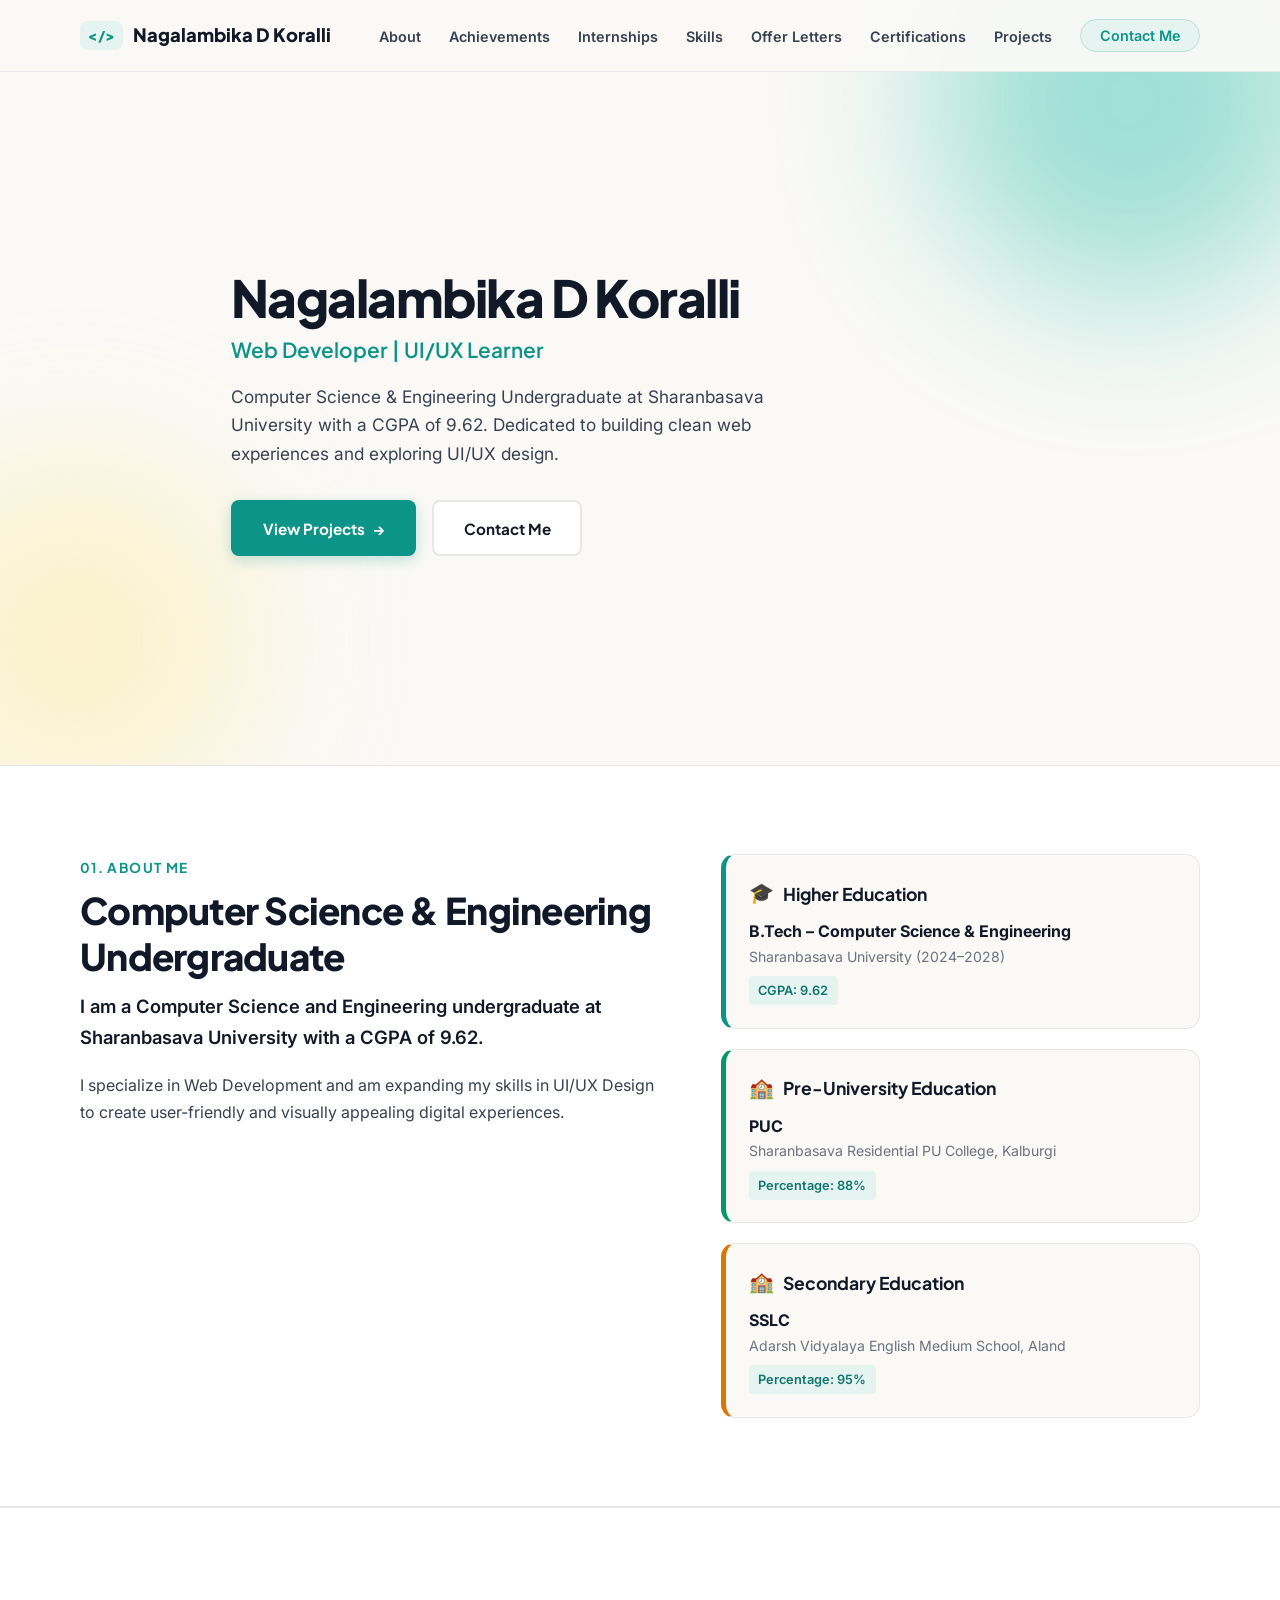
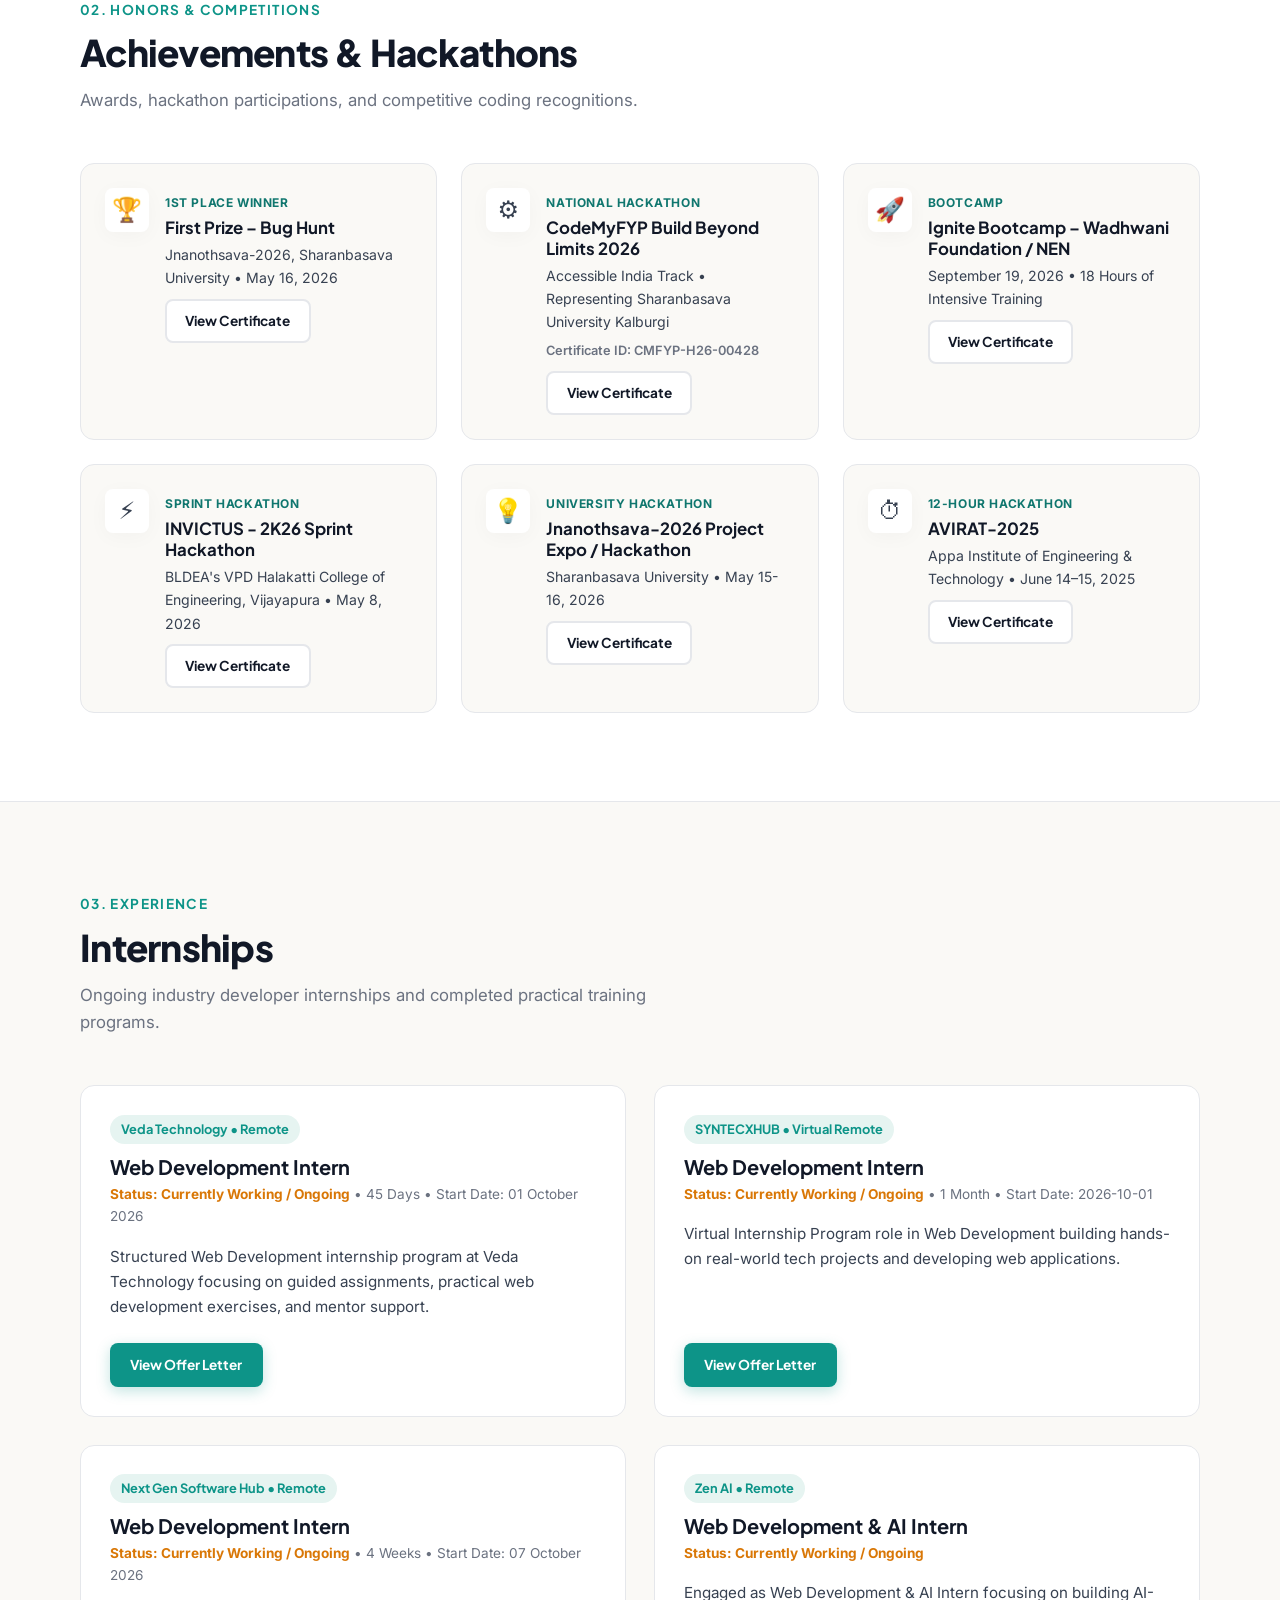
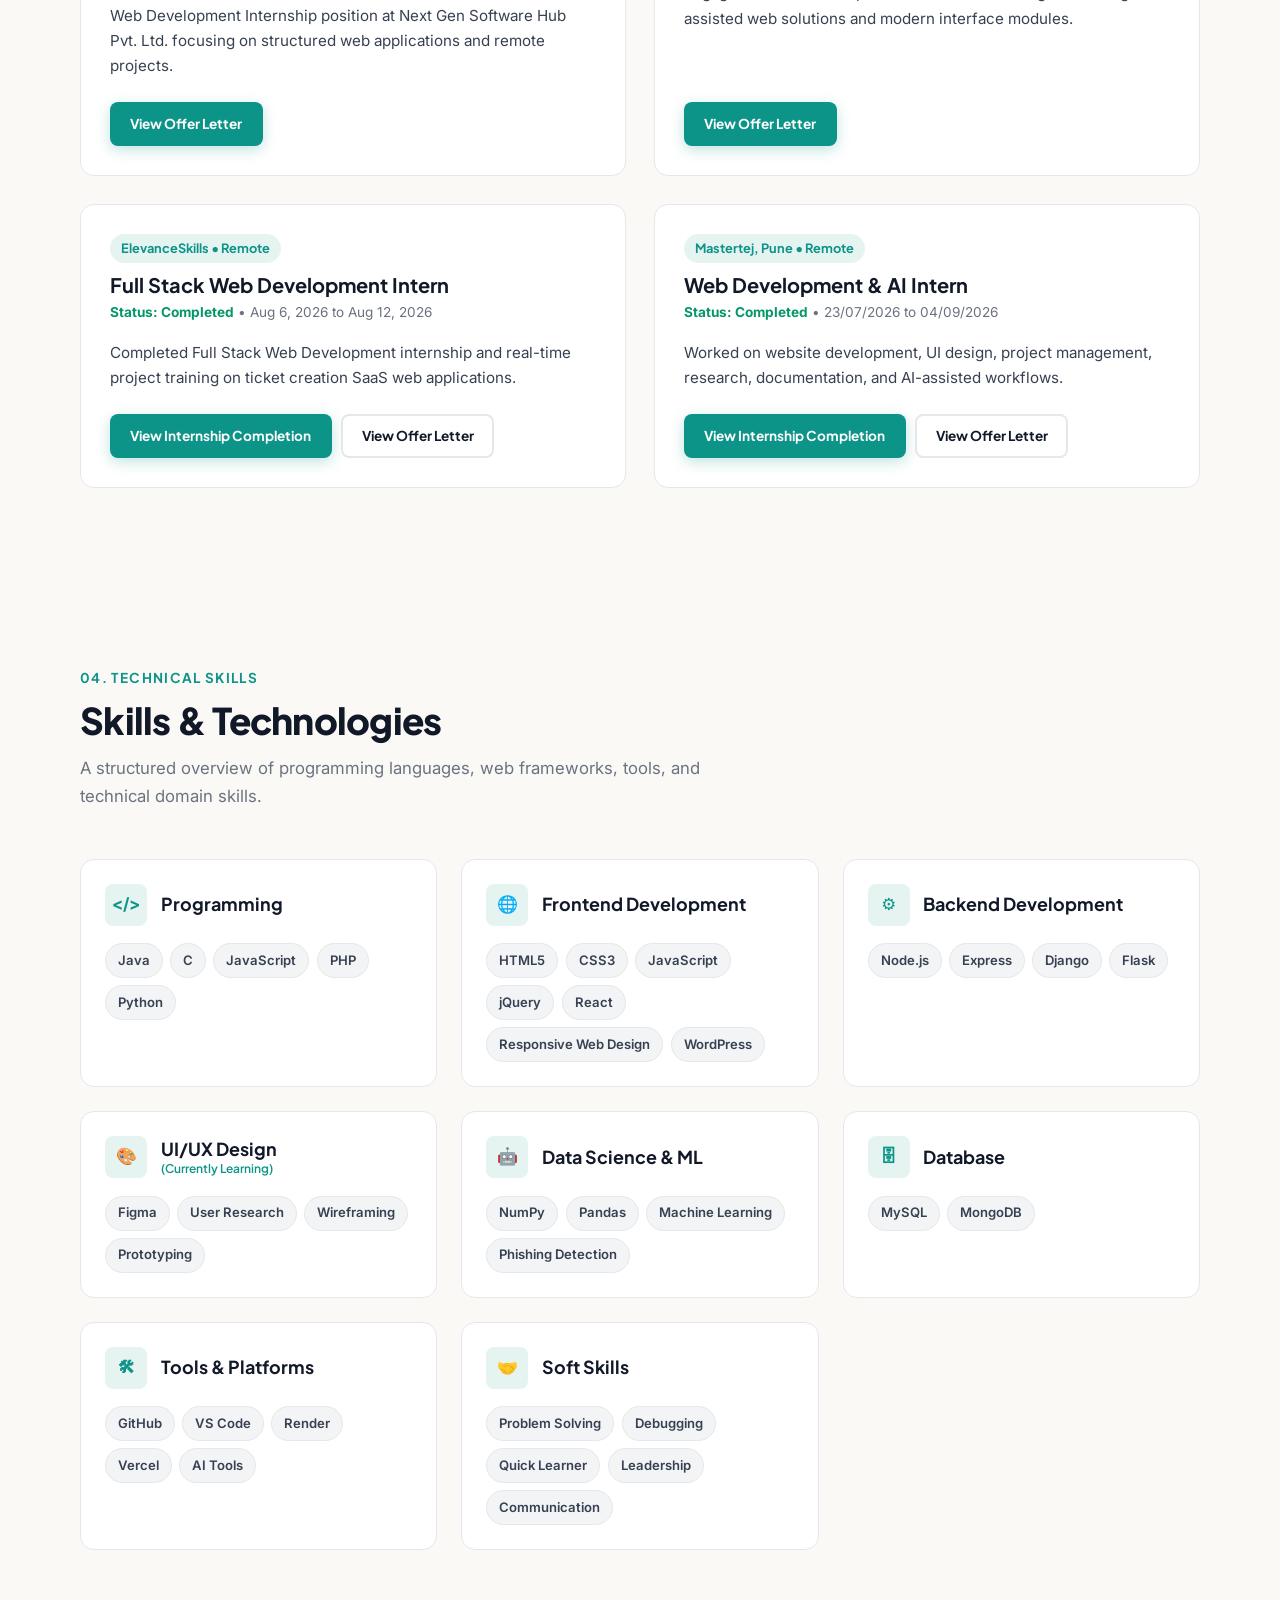
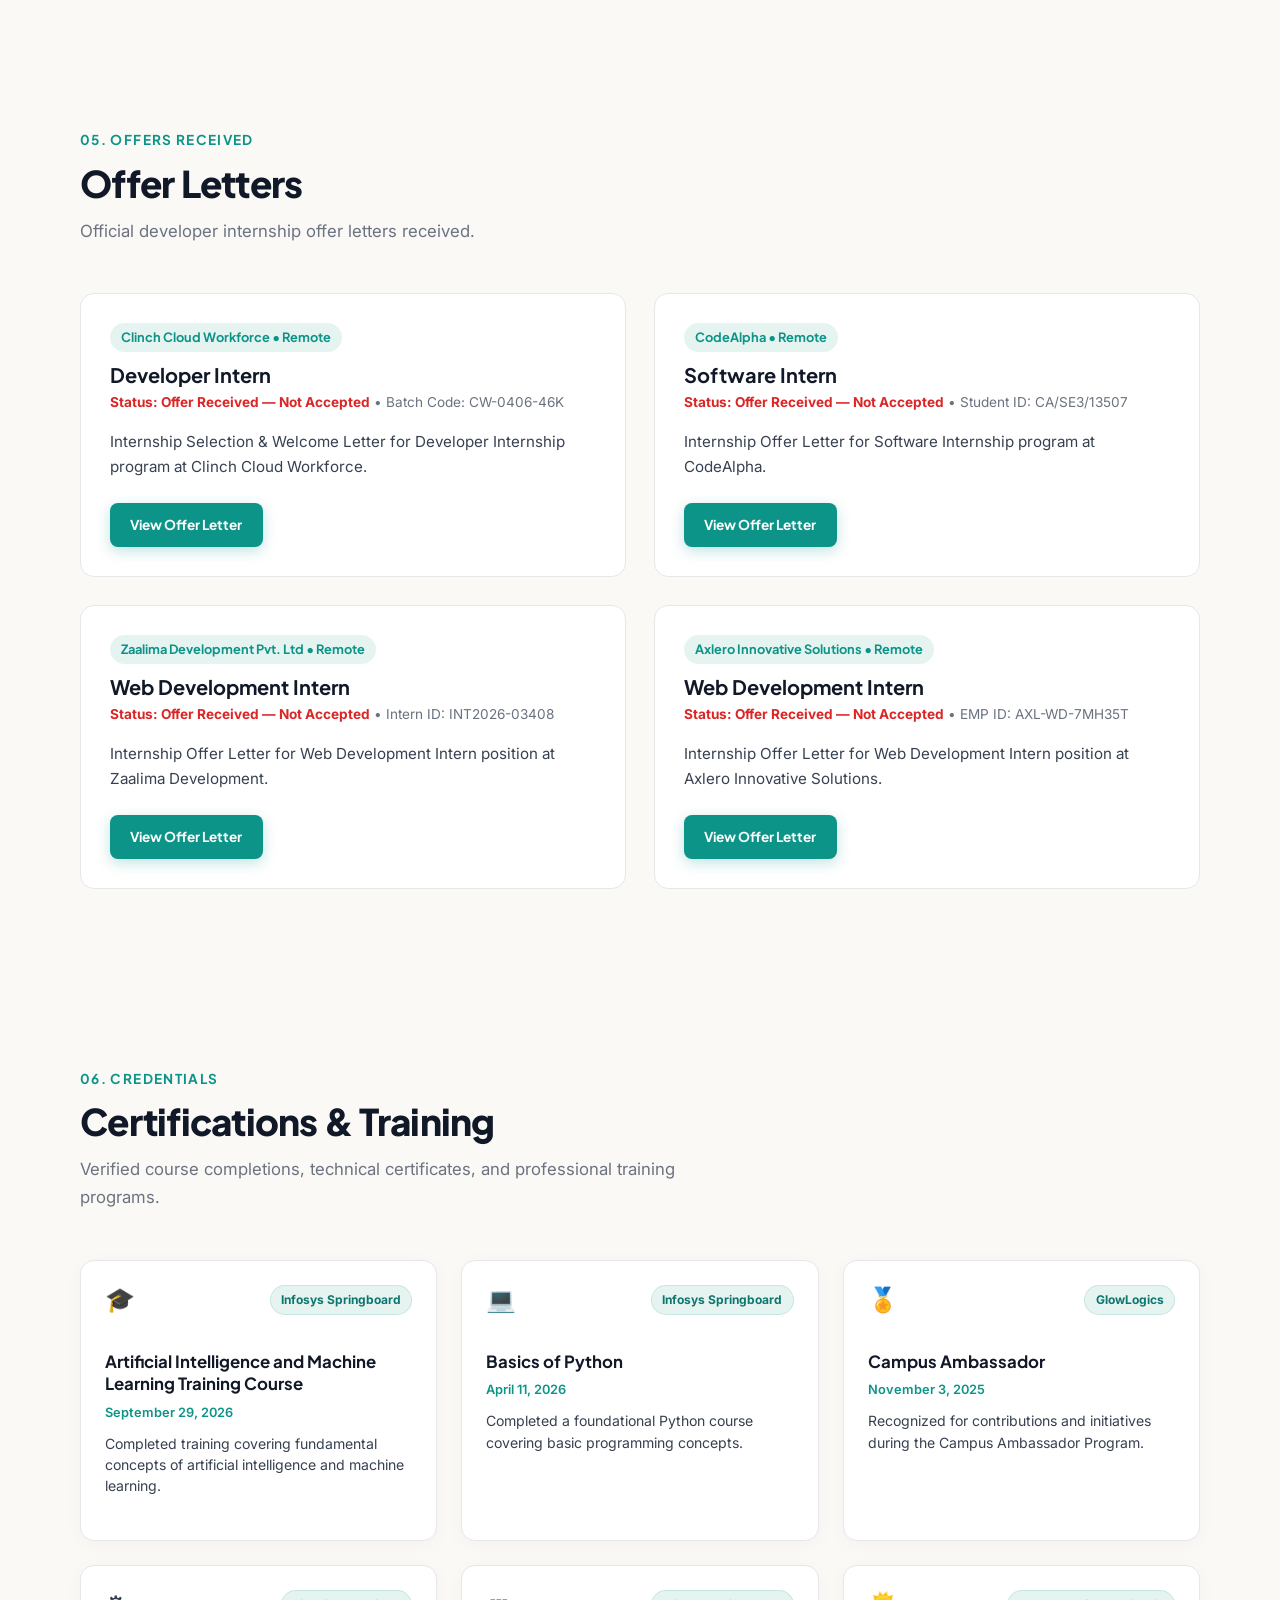
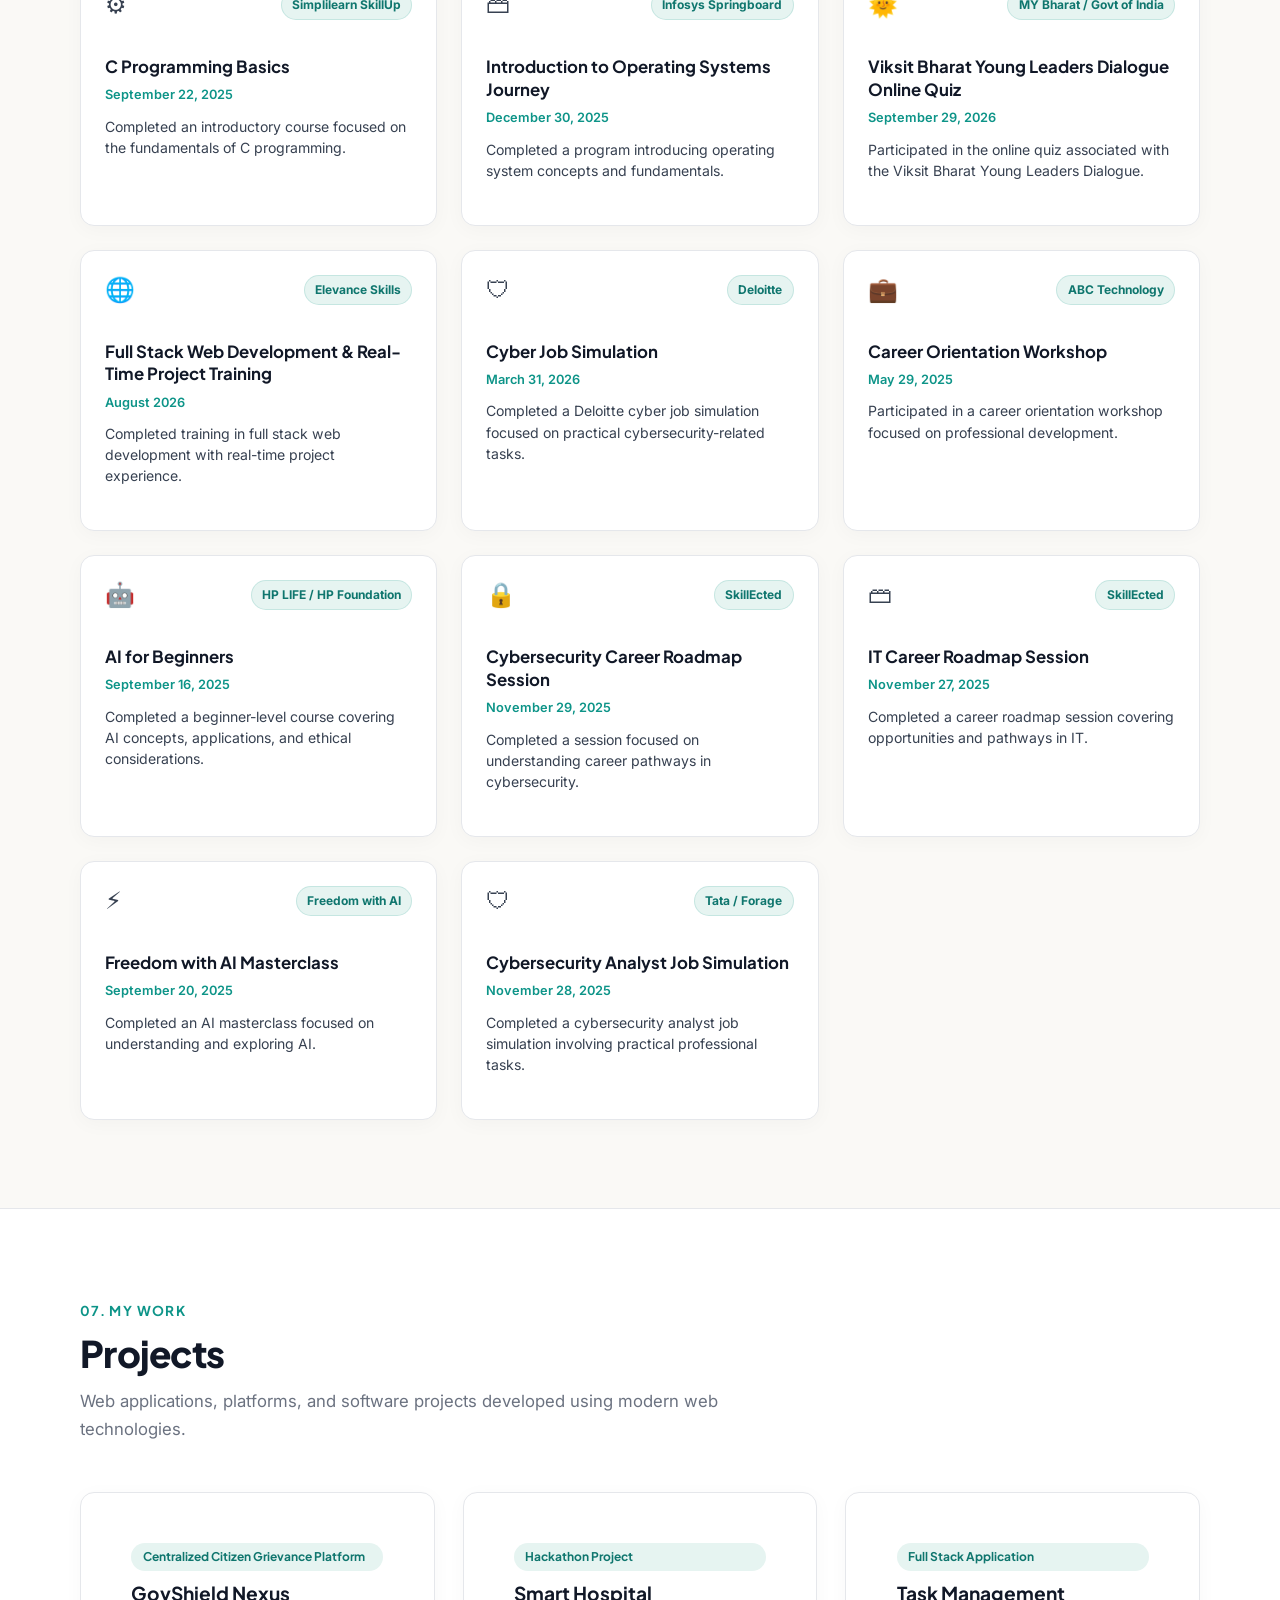
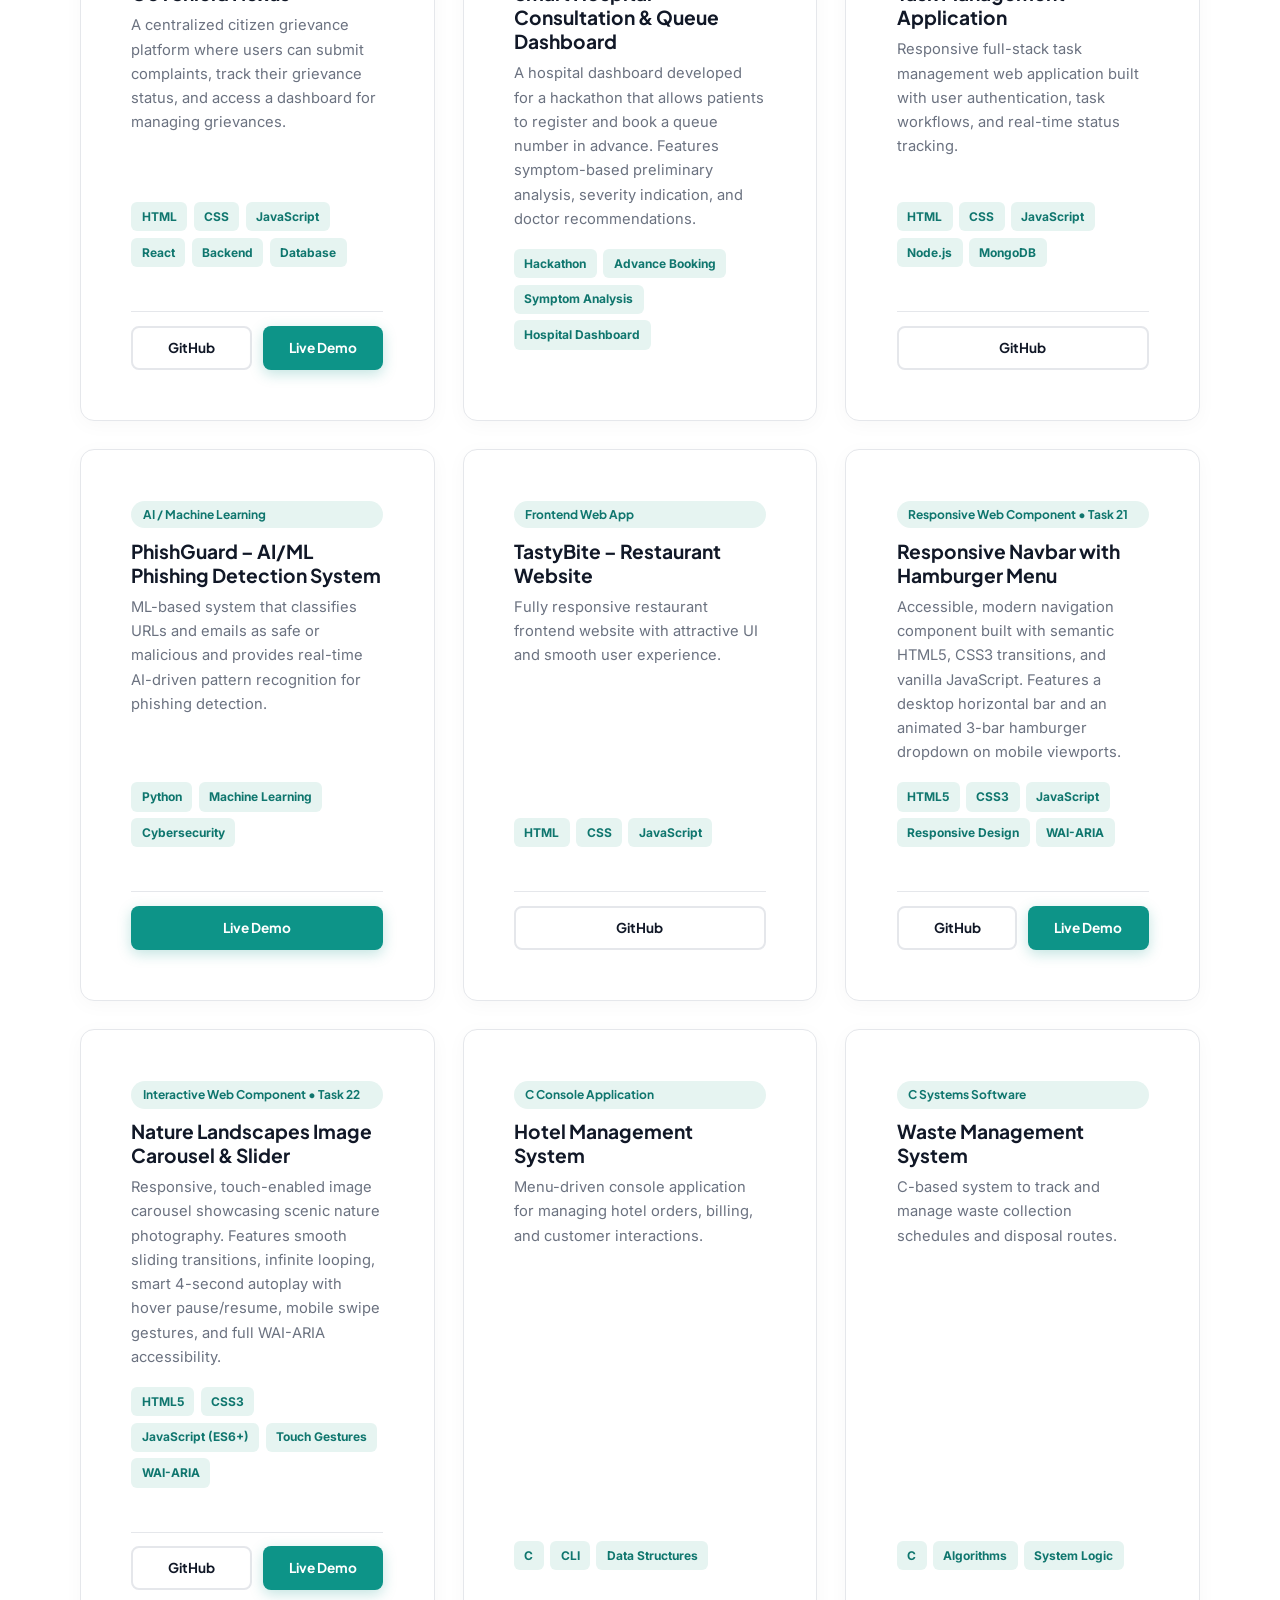
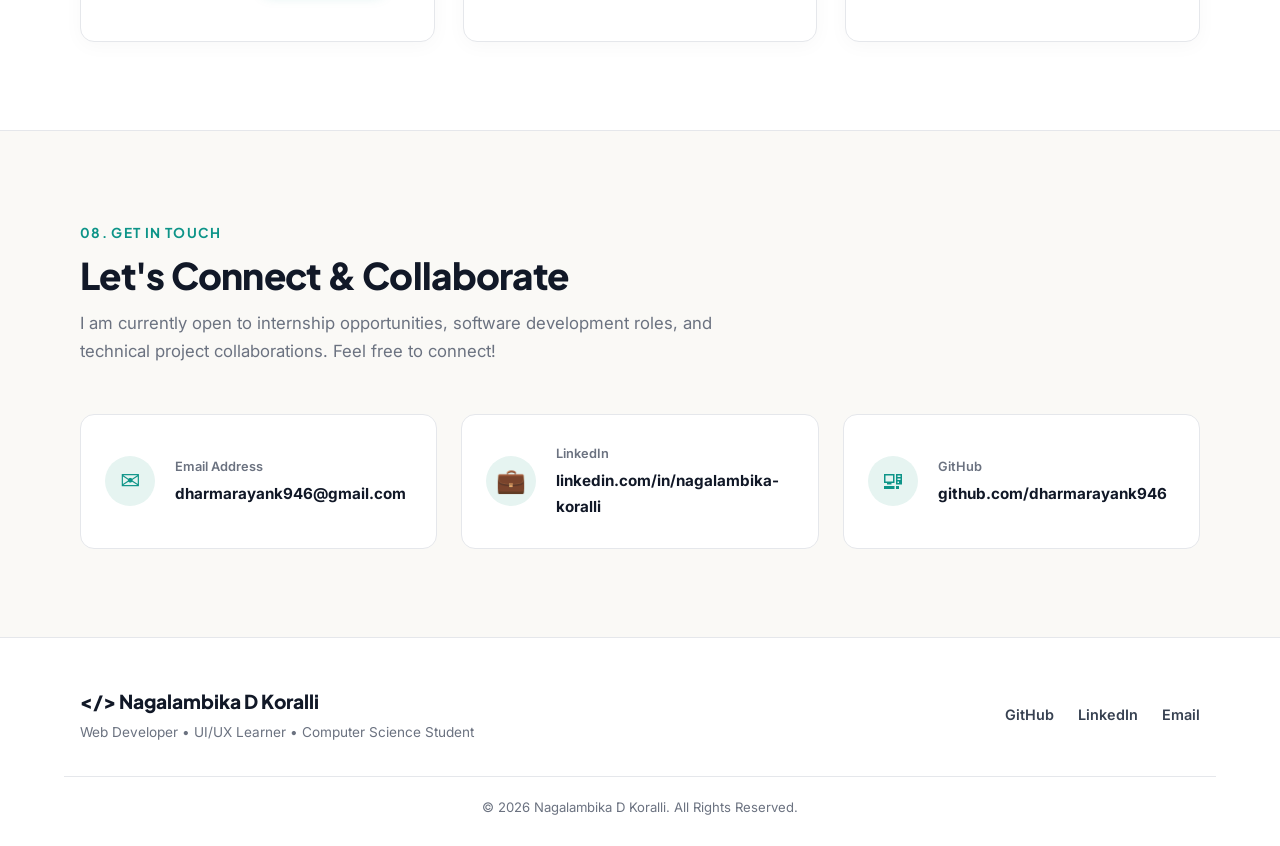
<file: index.html>
<!DOCTYPE html>
<html lang="en">
<head>
  <meta charset="UTF-8">
  <meta name="viewport" content="width=device-width, initial-scale=1.0">
  <meta name="description" content="Personal Portfolio of Nagalambika D Koralli - Web Developer & UI/UX Learner">
  <title>Nagalambika D Koralli | Portfolio</title>
  <link rel="stylesheet" href="style.css">
  <link rel="preconnect" href="https://fonts.googleapis.com">
  <link rel="preconnect" href="https://fonts.gstatic.com" crossorigin>
  <link href="https://fonts.googleapis.com/css2?family=Plus+Jakarta+Sans:wght@400;500;600;700;800&family=Inter:wght@400;500;600&display=swap" rel="stylesheet">
</head>
<body>

  <!-- HEADER / NAVBAR -->
  <header class="header">
    <div class="container nav-container">
      <a href="#hero" class="logo" aria-label="Go to top">
        <span class="logo-badge">&lt;/&gt;</span>
        <span class="logo-text">Nagalambika D Koralli</span>
      </a>

      <!-- CSS-only mobile menu toggle -->
      <input type="checkbox" id="menu-toggle" class="menu-toggle" aria-label="Toggle navigation menu">
      <label for="menu-toggle" class="hamburger" aria-label="Open navigation menu">
        <span></span>
        <span></span>
        <span></span>
      </label>

      <nav class="nav-links" aria-label="Main Navigation">
        <ul>
          <li><a href="#about" class="nav-link">About</a></li>
          <li><a href="#achievements" class="nav-link">Achievements</a></li>
          <li><a href="#internships" class="nav-link">Internships</a></li>
          <li><a href="#skills" class="nav-link">Skills</a></li>
          <li><a href="#offer-letters" class="nav-link">Offer Letters</a></li>
          <li><a href="#certifications" class="nav-link">Certifications</a></li>
          <li><a href="#projects" class="nav-link">Projects</a></li>
          <li><a href="#contact" class="nav-link nav-link-btn">Contact Me</a></li>
        </ul>
      </nav>
    </div>
  </header>

  <main>
    <!-- HERO SECTION -->
    <section id="hero" class="hero-section">
      <div class="bg-shape bg-shape-1" aria-hidden="true"></div>
      <div class="bg-shape bg-shape-2" aria-hidden="true"></div>

      <div class="container hero-container">
        <!-- Hero Left -->
        <div class="hero-left entrance-anim">
          <h1 class="hero-title">
            Nagalambika D Koralli
          </h1>
          <h2 class="hero-subtitle">Web Developer | UI/UX Learner</h2>
          <p class="hero-intro">
            Computer Science &amp; Engineering Undergraduate at Sharanbasava University with a CGPA of 9.62. Dedicated to building clean web experiences and exploring UI/UX design.
          </p>
          <div class="hero-actions">
            <a href="#projects" class="btn btn-primary">
              View Projects
              <span class="btn-arrow" aria-hidden="true">&rarr;</span>
            </a>
            <a href="#contact" class="btn btn-outline">Contact Me</a>
          </div>
        </div>

      </div>
    </section>

    <!-- 1. ABOUT ME SECTION -->
    <section id="about" class="section about-section">
      <div class="container">
        <div class="about-asymmetric-grid">
          <!-- Left Main Bio -->
          <div class="about-main">
            <div class="section-tag">01. ABOUT ME</div>
            <h2 class="section-heading">Computer Science &amp; Engineering Undergraduate</h2>
            <p class="about-text-lead">
              I am a Computer Science and Engineering undergraduate at Sharanbasava University with a CGPA of 9.62.
            </p>
            <p class="about-text-body">
              I specialize in Web Development and am expanding my skills in UI/UX Design to create user-friendly and visually appealing digital experiences.
            </p>
          </div>

          <!-- Right Stacked Education Cards -->
          <div class="about-cards-stack">
            <!-- B.Tech -->
            <div class="about-card border-accent-teal">
              <div class="card-icon-header">
                <span class="card-icon" aria-hidden="true">&#127891;</span>
                <h3>Higher Education</h3>
              </div>
              <p class="card-highlight">B.Tech – Computer Science &amp; Engineering</p>
              <p class="card-sub">Sharanbasava University (2024–2028)</p>
              <span class="tag-chip">CGPA: 9.62</span>
            </div>

            <!-- PUC -->
            <div class="about-card border-accent-sage">
              <div class="card-icon-header">
                <span class="card-icon" aria-hidden="true">&#127979;</span>
                <h3>Pre-University Education</h3>
              </div>
              <p class="card-highlight">PUC</p>
              <p class="card-sub">Sharanbasava Residential PU College, Kalburgi</p>
              <span class="tag-chip">Percentage: 88%</span>
            </div>

            <!-- SSLC -->
            <div class="about-card border-accent-amber">
              <div class="card-icon-header">
                <span class="card-icon" aria-hidden="true">&#127979;</span>
                <h3>Secondary Education</h3>
              </div>
              <p class="card-highlight">SSLC</p>
              <p class="card-sub">Adarsh Vidyalaya English Medium School, Aland</p>
              <span class="tag-chip">Percentage: 95%</span>
            </div>
          </div>
        </div>
      </div>
    </section>

    <!-- 2. ACHIEVEMENTS & HACKATHONS SECTION -->
    <section id="achievements" class="section achievements-section">
      <div class="container">
        <div class="section-header-left">
          <div class="section-tag">02. HONORS &amp; COMPETITIONS</div>
          <h2 class="section-heading">Achievements &amp; Hackathons</h2>
          <p class="section-description">
            Awards, hackathon participations, and competitive coding recognitions.
          </p>
        </div>

        <div class="achievements-grid">
          <!-- Achievement 1: Bug Hunt -->
          <div class="achievement-card">
            <div class="achievement-icon" aria-hidden="true">&#127942;</div>
            <div class="achievement-content">
              <span class="achievement-tag">1st Place Winner</span>
              <h3>First Prize – Bug Hunt</h3>
              <p>Jnanothsava-2026, Sharanbasava University • May 16, 2026</p>
              <a href="assets/documents/bug_hunt_certificate.jpg" target="_blank" rel="noopener noreferrer" class="btn btn-sm btn-outline" style="margin-top: 0.6rem;">View Certificate</a>
            </div>
          </div>

          <!-- Achievement 2: CodeMyFYP -->
          <div class="achievement-card">
            <div class="achievement-icon" aria-hidden="true">&#9881;</div>
            <div class="achievement-content">
              <span class="achievement-tag">National Hackathon</span>
              <h3>CodeMyFYP Build Beyond Limits 2026</h3>
              <p>Accessible India Track • Representing Sharanbasava University Kalburgi</p>
              <small class="cert-id-text">Certificate ID: CMFYP-H26-00428</small>
              <a href="assets/documents/codemyfyp_hackathon.jpg" target="_blank" rel="noopener noreferrer" class="btn btn-sm btn-outline" style="margin-top: 0.6rem;">View Certificate</a>
            </div>
          </div>

          <!-- Achievement 3: Ignite Bootcamp -->
          <div class="achievement-card">
            <div class="achievement-icon" aria-hidden="true">&#128640;</div>
            <div class="achievement-content">
              <span class="achievement-tag">Bootcamp</span>
              <h3>Ignite Bootcamp – Wadhwani Foundation / NEN</h3>
              <p>September 19, 2026 • 18 Hours of Intensive Training</p>
              <a href="assets/documents/ignite_bootcamp.jpg" target="_blank" rel="noopener noreferrer" class="btn btn-sm btn-outline" style="margin-top: 0.6rem;">View Certificate</a>
            </div>
          </div>

          <!-- Achievement 4: INVICTUS -->
          <div class="achievement-card">
            <div class="achievement-icon" aria-hidden="true">&#9889;</div>
            <div class="achievement-content">
              <span class="achievement-tag">Sprint Hackathon</span>
              <h3>INVICTUS - 2K26 Sprint Hackathon</h3>
              <p>BLDEA's VPD Halakatti College of Engineering, Vijayapura • May 8, 2026</p>
              <a href="assets/documents/invictus_hackathon.jpg" target="_blank" rel="noopener noreferrer" class="btn btn-sm btn-outline" style="margin-top: 0.6rem;">View Certificate</a>
            </div>
          </div>

          <!-- Achievement 5: Jnanothsava-2026 -->
          <div class="achievement-card">
            <div class="achievement-icon" aria-hidden="true">&#128161;</div>
            <div class="achievement-content">
              <span class="achievement-tag">University Hackathon</span>
              <h3>Jnanothsava-2026 Project Expo / Hackathon</h3>
              <p>Sharanbasava University • May 15-16, 2026</p>
              <a href="assets/documents/jnanothsava_participation.jpg" target="_blank" rel="noopener noreferrer" class="btn btn-sm btn-outline" style="margin-top: 0.6rem;">View Certificate</a>
            </div>
          </div>

          <!-- Achievement 6: AVIRAT-2025 -->
          <div class="achievement-card">
            <div class="achievement-icon" aria-hidden="true">&#9201;</div>
            <div class="achievement-content">
              <span class="achievement-tag">12-Hour Hackathon</span>
              <h3>AVIRAT-2025</h3>
              <p>Appa Institute of Engineering &amp; Technology • June 14–15, 2025</p>
              <a href="assets/documents/avirat_hackathon.jpg" target="_blank" rel="noopener noreferrer" class="btn btn-sm btn-outline" style="margin-top: 0.6rem;">View Certificate</a>
            </div>
          </div>
        </div>
      </div>
    </section>

    <!-- 3. INTERNSHIPS SECTION -->
    <section id="internships" class="section internships-section">
      <div class="container">
        <div class="section-header-left">
          <div class="section-tag">03. EXPERIENCE</div>
          <h2 class="section-heading">Internships</h2>
          <p class="section-description">
            Ongoing industry developer internships and completed practical training programs.
          </p>
        </div>

        <div class="internships-grid">
          <!-- Ongoing 1: Veda Technology -->
          <div class="internship-card border-accent-amber">
            <div class="internship-header">
              <div>
                <span class="company-badge">Veda Technology • Remote</span>
                <h3 class="internship-role">Web Development Intern</h3>
                <p class="internship-meta"><strong class="status-ongoing">Status: Currently Working / Ongoing</strong> • 45 Days • Start Date: 01 October 2026</p>
              </div>
            </div>
            <p class="internship-desc">
              Structured Web Development internship program at Veda Technology focusing on guided assignments, practical web development exercises, and mentor support.
            </p>
            <div class="doc-actions">
              <a href="assets/documents/veda_technology_offer.pdf" target="_blank" rel="noopener noreferrer" class="btn btn-sm btn-primary">
                View Offer Letter
              </a>
            </div>
          </div>

          <!-- Ongoing 2: SYNTECXHUB -->
          <div class="internship-card border-accent-teal">
            <div class="internship-header">
              <div>
                <span class="company-badge">SYNTECXHUB • Virtual Remote</span>
                <h3 class="internship-role">Web Development Intern</h3>
                <p class="internship-meta"><strong class="status-ongoing">Status: Currently Working / Ongoing</strong> • 1 Month • Start Date: 2026-10-01</p>
              </div>
            </div>
            <p class="internship-desc">
              Virtual Internship Program role in Web Development building hands-on real-world tech projects and developing web applications.
            </p>
            <div class="doc-actions">
              <a href="assets/documents/syntecxhub_offer.pdf" target="_blank" rel="noopener noreferrer" class="btn btn-sm btn-primary">
                View Offer Letter
              </a>
            </div>
          </div>

          <!-- Ongoing 3: Next Gen Software Hub -->
          <div class="internship-card border-accent-amber">
            <div class="internship-header">
              <div>
                <span class="company-badge">Next Gen Software Hub • Remote</span>
                <h3 class="internship-role">Web Development Intern</h3>
                <p class="internship-meta"><strong class="status-ongoing">Status: Currently Working / Ongoing</strong> • 4 Weeks • Start Date: 07 October 2026</p>
              </div>
            </div>
            <p class="internship-desc">
              Web Development Internship position at Next Gen Software Hub Pvt. Ltd. focusing on structured web applications and remote projects.
            </p>
            <div class="doc-actions">
              <a href="assets/documents/nextgen_offer.pdf" target="_blank" rel="noopener noreferrer" class="btn btn-sm btn-primary">
                View Offer Letter
              </a>
            </div>
          </div>

          <!-- Ongoing 3: Zen AI -->
          <div class="internship-card border-accent-sage">
            <div class="internship-header">
              <div>
                <span class="company-badge">Zen AI • Remote</span>
                <h3 class="internship-role">Web Development &amp; AI Intern</h3>
                <p class="internship-meta"><strong class="status-ongoing">Status: Currently Working / Ongoing</strong></p>
              </div>
            </div>
            <p class="internship-desc">
              Engaged as Web Development &amp; AI Intern focusing on building AI-assisted web solutions and modern interface modules.
            </p>
            <div class="doc-actions">
              <a href="assets/documents/nextgen_offer.pdf" target="_blank" rel="noopener noreferrer" class="btn btn-sm btn-primary">
                View Offer Letter
              </a>
            </div>
          </div>

          <!-- Completed 1: ElevanceSkills -->
          <div class="internship-card border-accent-teal">
            <div class="internship-header">
              <div>
                <span class="company-badge">ElevanceSkills • Remote</span>
                <h3 class="internship-role">Full Stack Web Development Intern</h3>
                <p class="internship-meta"><strong class="status-completed">Status: Completed</strong> • Aug 6, 2026 to Aug 12, 2026</p>
              </div>
            </div>
            <p class="internship-desc">
              Completed Full Stack Web Development internship and real-time project training on ticket creation SaaS web applications.
            </p>
            <div class="doc-actions">
              <a href="assets/documents/internship_completion.pdf#page=2" target="_blank" rel="noopener noreferrer" class="btn btn-sm btn-primary">
                View Internship Completion
              </a>
              <a href="assets/documents/elevanceskills_offer.pdf" target="_blank" rel="noopener noreferrer" class="btn btn-sm btn-outline">
                View Offer Letter
              </a>
            </div>
          </div>

          <!-- Completed 2: Mastertej -->
          <div class="internship-card border-accent-sage">
            <div class="internship-header">
              <div>
                <span class="company-badge">Mastertej, Pune • Remote</span>
                <h3 class="internship-role">Web Development &amp; AI Intern</h3>
                <p class="internship-meta"><strong class="status-completed">Status: Completed</strong> • 23/07/2026 to 04/09/2026</p>
              </div>
            </div>
            <p class="internship-desc">
              Worked on website development, UI design, project management, research, documentation, and AI-assisted workflows.
            </p>
            <div class="doc-actions">
              <a href="assets/documents/internship_completion.pdf#page=1" target="_blank" rel="noopener noreferrer" class="btn btn-sm btn-primary">
                View Internship Completion
              </a>
              <a href="assets/documents/mastertej_offer.pdf" target="_blank" rel="noopener noreferrer" class="btn btn-sm btn-outline">
                View Offer Letter
              </a>
            </div>
          </div>
        </div>
      </div>
    </section>

    <!-- 4. SKILLS SECTION -->
    <section id="skills" class="section skills-section">
      <div class="container">
        <div class="section-header-left">
          <div class="section-tag">04. TECHNICAL SKILLS</div>
          <h2 class="section-heading">Skills &amp; Technologies</h2>
          <p class="section-description">
            A structured overview of programming languages, web frameworks, tools, and technical domain skills.
          </p>
        </div>

        <div class="skills-grid">
          <!-- Programming -->
          <div class="skill-card">
            <div class="skill-header">
              <div class="skill-icon-bg" aria-hidden="true">&lt;/&gt;</div>
              <h3>Programming</h3>
            </div>
            <div class="skill-tags-group">
              <span class="skill-badge">Java</span>
              <span class="skill-badge">C</span>
              <span class="skill-badge">JavaScript</span>
              <span class="skill-badge">PHP</span>
              <span class="skill-badge">Python</span>
            </div>
          </div>

          <!-- Frontend -->
          <div class="skill-card">
            <div class="skill-header">
              <div class="skill-icon-bg" aria-hidden="true">&#127760;</div>
              <h3>Frontend Development</h3>
            </div>
            <div class="skill-tags-group">
              <span class="skill-badge">HTML5</span>
              <span class="skill-badge">CSS3</span>
              <span class="skill-badge">JavaScript</span>
              <span class="skill-badge">jQuery</span>
              <span class="skill-badge">React</span>
              <span class="skill-badge">Responsive Web Design</span>
              <span class="skill-badge">WordPress</span>
            </div>
          </div>

          <!-- Backend -->
          <div class="skill-card">
            <div class="skill-header">
              <div class="skill-icon-bg" aria-hidden="true">&#9881;</div>
              <h3>Backend Development</h3>
            </div>
            <div class="skill-tags-group">
              <span class="skill-badge">Node.js</span>
              <span class="skill-badge">Express</span>
              <span class="skill-badge">Django</span>
              <span class="skill-badge">Flask</span>
            </div>
          </div>

          <!-- UI/UX (Currently Learning) -->
          <div class="skill-card">
            <div class="skill-header">
              <div class="skill-icon-bg" aria-hidden="true">&#127912;</div>
              <h3>UI/UX Design <small class="learning-tag">(Currently Learning)</small></h3>
            </div>
            <div class="skill-tags-group">
              <span class="skill-badge">Figma</span>
              <span class="skill-badge">User Research</span>
              <span class="skill-badge">Wireframing</span>
              <span class="skill-badge">Prototyping</span>
            </div>
          </div>

          <!-- Data Science & ML -->
          <div class="skill-card">
            <div class="skill-header">
              <div class="skill-icon-bg" aria-hidden="true">&#129302;</div>
              <h3>Data Science &amp; ML</h3>
            </div>
            <div class="skill-tags-group">
              <span class="skill-badge">NumPy</span>
              <span class="skill-badge">Pandas</span>
              <span class="skill-badge">Machine Learning</span>
              <span class="skill-badge">Phishing Detection</span>
            </div>
          </div>

          <!-- Database -->
          <div class="skill-card">
            <div class="skill-header">
              <div class="skill-icon-bg" aria-hidden="true">&#128452;</div>
              <h3>Database</h3>
            </div>
            <div class="skill-tags-group">
              <span class="skill-badge">MySQL</span>
              <span class="skill-badge">MongoDB</span>
            </div>
          </div>

          <!-- Tools & Platforms -->
          <div class="skill-card">
            <div class="skill-header">
              <div class="skill-icon-bg" aria-hidden="true">&#128736;</div>
              <h3>Tools &amp; Platforms</h3>
            </div>
            <div class="skill-tags-group">
              <span class="skill-badge">GitHub</span>
              <span class="skill-badge">VS Code</span>
              <span class="skill-badge">Render</span>
              <span class="skill-badge">Vercel</span>
              <span class="skill-badge">AI Tools</span>
            </div>
          </div>

          <!-- Soft Skills -->
          <div class="skill-card">
            <div class="skill-header">
              <div class="skill-icon-bg" aria-hidden="true">&#129309;</div>
              <h3>Soft Skills</h3>
            </div>
            <div class="skill-tags-group">
              <span class="skill-badge">Problem Solving</span>
              <span class="skill-badge">Debugging</span>
              <span class="skill-badge">Quick Learner</span>
              <span class="skill-badge">Leadership</span>
              <span class="skill-badge">Communication</span>
            </div>
          </div>
        </div>
      </div>
    </section>

    <!-- 5. OFFER LETTERS SECTION -->
    <section id="offer-letters" class="section offer-letters-section">
      <div class="container">
        <div class="section-header-left">
          <div class="section-tag">05. OFFERS RECEIVED</div>
          <h2 class="section-heading">Offer Letters</h2>
          <p class="section-description">
            Official developer internship offer letters received.
          </p>
        </div>

        <div class="internships-grid">
          <!-- Offer 1: Clinch Cloud Workforce -->
          <div class="internship-card border-accent-teal">
            <div class="internship-header">
              <div>
                <span class="company-badge">Clinch Cloud Workforce • Remote</span>
                <h3 class="internship-role">Developer Intern</h3>
                <p class="internship-meta"><span class="status-not-accepted">Status: Offer Received — Not Accepted</span> • Batch Code: CW-0406-46K</p>
              </div>
            </div>
            <p class="internship-desc">
              Internship Selection &amp; Welcome Letter for Developer Internship program at Clinch Cloud Workforce.
            </p>
            <div class="doc-actions">
              <a href="assets/documents/clinch_cloud_offer.pdf" target="_blank" rel="noopener noreferrer" class="btn btn-sm btn-primary">
                View Offer Letter
              </a>
            </div>
          </div>

          <!-- Offer 2: CodeAlpha -->
          <div class="internship-card border-accent-sage">
            <div class="internship-header">
              <div>
                <span class="company-badge">CodeAlpha • Remote</span>
                <h3 class="internship-role">Software Intern</h3>
                <p class="internship-meta"><span class="status-not-accepted">Status: Offer Received — Not Accepted</span> • Student ID: CA/SE3/13507</p>
              </div>
            </div>
            <p class="internship-desc">
              Internship Offer Letter for Software Internship program at CodeAlpha.
            </p>
            <div class="doc-actions">
              <a href="assets/documents/codealpha_offer.pdf" target="_blank" rel="noopener noreferrer" class="btn btn-sm btn-primary">
                View Offer Letter
              </a>
            </div>
          </div>

          <!-- Offer 3: Zaalima Development -->
          <div class="internship-card border-accent-amber">
            <div class="internship-header">
              <div>
                <span class="company-badge">Zaalima Development Pvt. Ltd • Remote</span>
                <h3 class="internship-role">Web Development Intern</h3>
                <p class="internship-meta"><span class="status-not-accepted">Status: Offer Received — Not Accepted</span> • Intern ID: INT2026-03408</p>
              </div>
            </div>
            <p class="internship-desc">
              Internship Offer Letter for Web Development Intern position at Zaalima Development.
            </p>
            <div class="doc-actions">
              <a href="assets/documents/zaalima_offer.pdf" target="_blank" rel="noopener noreferrer" class="btn btn-sm btn-primary">
                View Offer Letter
              </a>
            </div>
          </div>

          <!-- Offer 4: Axlero Innovative Solutions -->
          <div class="internship-card border-accent-teal">
            <div class="internship-header">
              <div>
                <span class="company-badge">Axlero Innovative Solutions • Remote</span>
                <h3 class="internship-role">Web Development Intern</h3>
                <p class="internship-meta"><span class="status-not-accepted">Status: Offer Received — Not Accepted</span> • EMP ID: AXL-WD-7MH35T</p>
              </div>
            </div>
            <p class="internship-desc">
              Internship Offer Letter for Web Development Intern position at Axlero Innovative Solutions.
            </p>
            <div class="doc-actions">
              <a href="assets/documents/axlero_offer.pdf" target="_blank" rel="noopener noreferrer" class="btn btn-sm btn-primary">
                View Offer Letter
              </a>
            </div>
          </div>
        </div>
      </div>
    </section>

    <!-- 6. CERTIFICATIONS SECTION -->
    <section id="certifications" class="section certifications-section">
      <div class="container">
        <div class="section-header-left">
          <div class="section-tag">06. CREDENTIALS</div>
          <h2 class="section-heading">Certifications &amp; Training</h2>
          <p class="section-description">
            Verified course completions, technical certificates, and professional training programs.
          </p>
        </div>

        <div class="certifications-grid-3col">
          <!-- Cert 1: AI & ML -->
          <div class="cert-card">
            <div class="cert-card-header">
              <span class="cert-badge-icon" aria-hidden="true">&#127891;</span>
              <span class="cert-issuer-badge">Infosys Springboard</span>
            </div>
            <div class="cert-card-body">
              <h3 class="cert-card-title">Artificial Intelligence and Machine Learning Training Course</h3>
              <p class="cert-card-date">September 29, 2026</p>
              <p class="cert-card-desc">Completed training covering fundamental concepts of artificial intelligence and machine learning.</p>
            </div>
          </div>

          <!-- Cert 2: Basics of Python -->
          <div class="cert-card">
            <div class="cert-card-header">
              <span class="cert-badge-icon" aria-hidden="true">&#128187;</span>
              <span class="cert-issuer-badge">Infosys Springboard</span>
            </div>
            <div class="cert-card-body">
              <h3 class="cert-card-title">Basics of Python</h3>
              <p class="cert-card-date">April 11, 2026</p>
              <p class="cert-card-desc">Completed a foundational Python course covering basic programming concepts.</p>
            </div>
          </div>

          <!-- Cert 3: Campus Ambassador -->
          <div class="cert-card">
            <div class="cert-card-header">
              <span class="cert-badge-icon" aria-hidden="true">&#127941;</span>
              <span class="cert-issuer-badge">GlowLogics</span>
            </div>
            <div class="cert-card-body">
              <h3 class="cert-card-title">Campus Ambassador</h3>
              <p class="cert-card-date">November 3, 2025</p>
              <p class="cert-card-desc">Recognized for contributions and initiatives during the Campus Ambassador Program.</p>
            </div>
          </div>

          <!-- Cert 4: C Programming Basics -->
          <div class="cert-card">
            <div class="cert-card-header">
              <span class="cert-badge-icon" aria-hidden="true">&#9881;</span>
              <span class="cert-issuer-badge">Simplilearn SkillUp</span>
            </div>
            <div class="cert-card-body">
              <h3 class="cert-card-title">C Programming Basics</h3>
              <p class="cert-card-date">September 22, 2025</p>
              <p class="cert-card-desc">Completed an introductory course focused on the fundamentals of C programming.</p>
            </div>
          </div>

          <!-- Cert 5: Intro to OS Journey -->
          <div class="cert-card">
            <div class="cert-card-header">
              <span class="cert-badge-icon" aria-hidden="true">&#128451;</span>
              <span class="cert-issuer-badge">Infosys Springboard</span>
            </div>
            <div class="cert-card-body">
              <h3 class="cert-card-title">Introduction to Operating Systems Journey</h3>
              <p class="cert-card-date">December 30, 2025</p>
              <p class="cert-card-desc">Completed a program introducing operating system concepts and fundamentals.</p>
            </div>
          </div>

          <!-- Cert 6: Viksit Bharat -->
          <div class="cert-card">
            <div class="cert-card-header">
              <span class="cert-badge-icon" aria-hidden="true">&#127774;</span>
              <span class="cert-issuer-badge">MY Bharat / Govt of India</span>
            </div>
            <div class="cert-card-body">
              <h3 class="cert-card-title">Viksit Bharat Young Leaders Dialogue Online Quiz</h3>
              <p class="cert-card-date">September 29, 2026</p>
              <p class="cert-card-desc">Participated in the online quiz associated with the Viksit Bharat Young Leaders Dialogue.</p>
            </div>
          </div>

          <!-- Cert 7: Full Stack Web Dev & Real-Time Project -->
          <div class="cert-card">
            <div class="cert-card-header">
              <span class="cert-badge-icon" aria-hidden="true">&#127760;</span>
              <span class="cert-issuer-badge">Elevance Skills</span>
            </div>
            <div class="cert-card-body">
              <h3 class="cert-card-title">Full Stack Web Development &amp; Real-Time Project Training</h3>
              <p class="cert-card-date">August 2026</p>
              <p class="cert-card-desc">Completed training in full stack web development with real-time project experience.</p>
            </div>
          </div>

          <!-- Cert 8: Cyber Job Simulation -->
          <div class="cert-card">
            <div class="cert-card-header">
              <span class="cert-badge-icon" aria-hidden="true">&#128737;</span>
              <span class="cert-issuer-badge">Deloitte</span>
            </div>
            <div class="cert-card-body">
              <h3 class="cert-card-title">Cyber Job Simulation</h3>
              <p class="cert-card-date">March 31, 2026</p>
              <p class="cert-card-desc">Completed a Deloitte cyber job simulation focused on practical cybersecurity-related tasks.</p>
            </div>
          </div>

          <!-- Cert 9: Career Orientation Workshop -->
          <div class="cert-card">
            <div class="cert-card-header">
              <span class="cert-badge-icon" aria-hidden="true">&#128188;</span>
              <span class="cert-issuer-badge">ABC Technology</span>
            </div>
            <div class="cert-card-body">
              <h3 class="cert-card-title">Career Orientation Workshop</h3>
              <p class="cert-card-date">May 29, 2025</p>
              <p class="cert-card-desc">Participated in a career orientation workshop focused on professional development.</p>
            </div>
          </div>

          <!-- Cert 10: AI for Beginners -->
          <div class="cert-card">
            <div class="cert-card-header">
              <span class="cert-badge-icon" aria-hidden="true">&#129302;</span>
              <span class="cert-issuer-badge">HP LIFE / HP Foundation</span>
            </div>
            <div class="cert-card-body">
              <h3 class="cert-card-title">AI for Beginners</h3>
              <p class="cert-card-date">September 16, 2025</p>
              <p class="cert-card-desc">Completed a beginner-level course covering AI concepts, applications, and ethical considerations.</p>
            </div>
          </div>

          <!-- Cert 11: Cybersecurity Career Roadmap -->
          <div class="cert-card">
            <div class="cert-card-header">
              <span class="cert-badge-icon" aria-hidden="true">&#128274;</span>
              <span class="cert-issuer-badge">SkillEcted</span>
            </div>
            <div class="cert-card-body">
              <h3 class="cert-card-title">Cybersecurity Career Roadmap Session</h3>
              <p class="cert-card-date">November 29, 2025</p>
              <p class="cert-card-desc">Completed a session focused on understanding career pathways in cybersecurity.</p>
            </div>
          </div>

          <!-- Cert 12: IT Career Roadmap -->
          <div class="cert-card">
            <div class="cert-card-header">
              <span class="cert-badge-icon" aria-hidden="true">&#128451;</span>
              <span class="cert-issuer-badge">SkillEcted</span>
            </div>
            <div class="cert-card-body">
              <h3 class="cert-card-title">IT Career Roadmap Session</h3>
              <p class="cert-card-date">November 27, 2025</p>
              <p class="cert-card-desc">Completed a career roadmap session covering opportunities and pathways in IT.</p>
            </div>
          </div>

          <!-- Cert 13: Freedom with AI Masterclass -->
          <div class="cert-card">
            <div class="cert-card-header">
              <span class="cert-badge-icon" aria-hidden="true">&#9889;</span>
              <span class="cert-issuer-badge">Freedom with AI</span>
            </div>
            <div class="cert-card-body">
              <h3 class="cert-card-title">Freedom with AI Masterclass</h3>
              <p class="cert-card-date">September 20, 2025</p>
              <p class="cert-card-desc">Completed an AI masterclass focused on understanding and exploring AI.</p>
            </div>
          </div>

          <!-- Cert 14: Cybersecurity Analyst Job Simulation -->
          <div class="cert-card">
            <div class="cert-card-header">
              <span class="cert-badge-icon" aria-hidden="true">&#128737;</span>
              <span class="cert-issuer-badge">Tata / Forage</span>
            </div>
            <div class="cert-card-body">
              <h3 class="cert-card-title">Cybersecurity Analyst Job Simulation</h3>
              <p class="cert-card-date">November 28, 2025</p>
              <p class="cert-card-desc">Completed a cybersecurity analyst job simulation involving practical professional tasks.</p>
            </div>
          </div>
        </div>

      </div>
    </section>

    <!-- 7. PROJECTS SECTION -->
    <section id="projects" class="section projects-section">
      <div class="container">
        <div class="section-header-left">
          <div class="section-tag">07. MY WORK</div>
          <h2 class="section-heading">Projects</h2>
          <p class="section-description">
            Web applications, platforms, and software projects developed using modern web technologies.
          </p>
        </div>

        <!-- 3-Column Equal Card Grid -->
        <div class="projects-grid-3col">
          <!-- Project 1: GovShield Nexus -->
          <article class="project-card">
            <div class="card-body">
              <span class="category-chip">Centralized Citizen Grievance Platform</span>
              <h3 class="card-title">GovShield Nexus</h3>
              <p class="card-text">
                A centralized citizen grievance platform where users can submit complaints, track their grievance status, and access a dashboard for managing grievances.
              </p>
              <div class="tech-stack-list">
                <span class="tech-tag">HTML</span>
                <span class="tech-tag">CSS</span>
                <span class="tech-tag">JavaScript</span>
                <span class="tech-tag">React</span>
                <span class="tech-tag">Backend</span>
                <span class="tech-tag">Database</span>
              </div>
              <div class="card-footer-links">
                <a href="https://github.com/dharmarayank946/IssueFlow" target="_blank" rel="noopener noreferrer" class="btn btn-sm btn-outline">
                  GitHub
                </a>
                <a href="https://gov-sahayak-seven.vercel.app" target="_blank" rel="noopener noreferrer" class="btn btn-sm btn-primary">
                  Live Demo
                </a>
              </div>
            </div>
          </article>

          <!-- Project 2: Smart Hospital Consultation & Queue Dashboard -->
          <article class="project-card">
            <div class="card-body">
              <span class="category-chip">Hackathon Project</span>
              <h3 class="card-title">Smart Hospital Consultation &amp; Queue Dashboard</h3>
              <p class="card-text">
                A hospital dashboard developed for a hackathon that allows patients to register and book a queue number in advance. Features symptom-based preliminary analysis, severity indication, and doctor recommendations.
              </p>
              <div class="tech-stack-list">
                <span class="tech-tag">Hackathon</span>
                <span class="tech-tag">Advance Booking</span>
                <span class="tech-tag">Symptom Analysis</span>
                <span class="tech-tag">Hospital Dashboard</span>
              </div>
            </div>
          </article>

          <!-- Project 3: Task Management Application -->
          <article class="project-card">
            <div class="card-body">
              <span class="category-chip">Full Stack Application</span>
              <h3 class="card-title">Task Management Application</h3>
              <p class="card-text">
                Responsive full-stack task management web application built with user authentication, task workflows, and real-time status tracking.
              </p>
              <div class="tech-stack-list">
                <span class="tech-tag">HTML</span>
                <span class="tech-tag">CSS</span>
                <span class="tech-tag">JavaScript</span>
                <span class="tech-tag">Node.js</span>
                <span class="tech-tag">MongoDB</span>
              </div>
              <div class="card-footer-links">
                <a href="https://github.com/dharmarayank946/IssueFlow" target="_blank" rel="noopener noreferrer" class="btn btn-sm btn-outline">
                  GitHub
                </a>
              </div>
            </div>
          </article>

          <!-- Project 4: PhishGuard -->
          <article class="project-card">
            <div class="card-body">
              <span class="category-chip">AI / Machine Learning</span>
              <h3 class="card-title">PhishGuard – AI/ML Phishing Detection System</h3>
              <p class="card-text">
                ML-based system that classifies URLs and emails as safe or malicious and provides real-time AI-driven pattern recognition for phishing detection.
              </p>
              <div class="tech-stack-list">
                <span class="tech-tag">Python</span>
                <span class="tech-tag">Machine Learning</span>
                <span class="tech-tag">Cybersecurity</span>
              </div>
              <div class="card-footer-links">
                <a href="https://phish-guard-brown.vercel.app" target="_blank" rel="noopener noreferrer" class="btn btn-sm btn-primary">
                  Live Demo
                </a>
              </div>
            </div>
          </article>

          <!-- Project 5: TastyBite -->
          <article class="project-card">
            <div class="card-body">
              <span class="category-chip">Frontend Web App</span>
              <h3 class="card-title">TastyBite – Restaurant Website</h3>
              <p class="card-text">
                Fully responsive restaurant frontend website with attractive UI and smooth user experience.
              </p>
              <div class="tech-stack-list">
                <span class="tech-tag">HTML</span>
                <span class="tech-tag">CSS</span>
                <span class="tech-tag">JavaScript</span>
              </div>
              <div class="card-footer-links">
                <a href="https://github.com/dharmarayank946/JDP-Restaurant" target="_blank" rel="noopener noreferrer" class="btn btn-sm btn-outline">
                  GitHub
                </a>
              </div>
            </div>
          </article>

          <!-- Project 6: Responsive Navbar with Hamburger Menu (Task 21) -->
          <article class="project-card">
            <div class="card-body">
              <span class="category-chip">Responsive Web Component • Task 21</span>
              <h3 class="card-title">Responsive Navbar with Hamburger Menu</h3>
              <p class="card-text">
                Accessible, modern navigation component built with semantic HTML5, CSS3 transitions, and vanilla JavaScript. Features a desktop horizontal bar and an animated 3-bar hamburger dropdown on mobile viewports.
              </p>
              <div class="tech-stack-list">
                <span class="tech-tag">HTML5</span>
                <span class="tech-tag">CSS3</span>
                <span class="tech-tag">JavaScript</span>
                <span class="tech-tag">Responsive Design</span>
                <span class="tech-tag">WAI-ARIA</span>
              </div>
              <div class="card-footer-links">
                <a href="https://github.com/dharmarayank946/Responsive-Navbar-Hamburger-Menu" target="_blank" rel="noopener noreferrer" class="btn btn-sm btn-outline">
                  GitHub
                </a>
                <a href="https://dharmarayank946.github.io/Responsive-Navbar-Hamburger-Menu/" target="_blank" rel="noopener noreferrer" class="btn btn-sm btn-primary">
                  Live Demo
                </a>
              </div>
            </div>
          </article>

          <!-- Project 7: Image Carousel & Slider (Task 22) -->
          <article class="project-card">
            <div class="card-body">
              <span class="category-chip">Interactive Web Component • Task 22</span>
              <h3 class="card-title">Nature Landscapes Image Carousel &amp; Slider</h3>
              <p class="card-text">
                Responsive, touch-enabled image carousel showcasing scenic nature photography. Features smooth sliding transitions, infinite looping, smart 4-second autoplay with hover pause/resume, mobile swipe gestures, and full WAI-ARIA accessibility.
              </p>
              <div class="tech-stack-list">
                <span class="tech-tag">HTML5</span>
                <span class="tech-tag">CSS3</span>
                <span class="tech-tag">JavaScript (ES6+)</span>
                <span class="tech-tag">Touch Gestures</span>
                <span class="tech-tag">WAI-ARIA</span>
              </div>
              <div class="card-footer-links">
                <a href="https://github.com/dharmarayank946/Image-Carousel-Slider" target="_blank" rel="noopener noreferrer" class="btn btn-sm btn-outline">
                  GitHub
                </a>
                <a href="https://dharmarayank946.github.io/Image-Carousel-Slider/" target="_blank" rel="noopener noreferrer" class="btn btn-sm btn-primary">
                  Live Demo
                </a>
              </div>
            </div>
          </article>

          <!-- Project 8: Hotel Management System -->
          <article class="project-card">
            <div class="card-body">
              <span class="category-chip">C Console Application</span>
              <h3 class="card-title">Hotel Management System</h3>
              <p class="card-text">
                Menu-driven console application for managing hotel orders, billing, and customer interactions.
              </p>
              <div class="tech-stack-list">
                <span class="tech-tag">C</span>
                <span class="tech-tag">CLI</span>
                <span class="tech-tag">Data Structures</span>
              </div>
            </div>
          </article>

          <!-- Project 9: Waste Management System -->
          <article class="project-card">
            <div class="card-body">
              <span class="category-chip">C Systems Software</span>
              <h3 class="card-title">Waste Management System</h3>
              <p class="card-text">
                C-based system to track and manage waste collection schedules and disposal routes.
              </p>
              <div class="tech-stack-list">
                <span class="tech-tag">C</span>
                <span class="tech-tag">Algorithms</span>
                <span class="tech-tag">System Logic</span>
              </div>
            </div>
          </article>
        </div>
      </div>
    </section>

    <!-- 8. CONTACT SECTION -->
    <section id="contact" class="section contact-section">
      <div class="container">
        <div class="section-header-left text-center-mobile">
          <div class="section-tag">08. GET IN TOUCH</div>
          <h2 class="section-heading">Let's Connect &amp; Collaborate</h2>
          <p class="section-description">
            I am currently open to internship opportunities, software development roles, and technical project collaborations. Feel free to connect!
          </p>
        </div>

        <div class="contact-links-grid">
          <a href="mailto:dharmarayank946@gmail.com" class="contact-card-link">
            <span class="contact-icon-bubble" aria-hidden="true">&#9993;</span>
            <div class="contact-card-info">
              <small>Email Address</small>
              <strong>dharmarayank946@gmail.com</strong>
            </div>
          </a>

          <a href="https://linkedin.com/in/nagalambika-koralli" target="_blank" rel="noopener noreferrer" class="contact-card-link">
            <span class="contact-icon-bubble" aria-hidden="true">&#128188;</span>
            <div class="contact-card-info">
              <small>LinkedIn</small>
              <strong>linkedin.com/in/nagalambika-koralli</strong>
            </div>
          </a>

          <a href="https://github.com/dharmarayank946" target="_blank" rel="noopener noreferrer" class="contact-card-link">
            <span class="contact-icon-bubble" aria-hidden="true">&#128435;</span>
            <div class="contact-card-info">
              <small>GitHub</small>
              <strong>github.com/dharmarayank946</strong>
            </div>
          </a>
        </div>
      </div>
    </section>
  </main>

  <!-- FOOTER -->
  <footer class="footer">
    <div class="container footer-content">
      <div class="footer-left">
        <a href="#hero" class="footer-logo" aria-label="Go to homepage">&lt;/&gt; Nagalambika D Koralli</a>
        <p class="footer-tagline">Web Developer • UI/UX Learner • Computer Science Student</p>
      </div>

      <div class="footer-nav">
        <a href="https://github.com/dharmarayank946" target="_blank" rel="noopener noreferrer">GitHub</a>
        <a href="https://linkedin.com/in/nagalambika-koralli" target="_blank" rel="noopener noreferrer">LinkedIn</a>
        <a href="mailto:dharmarayank946@gmail.com">Email</a>
      </div>
    </div>
    <div class="container footer-bottom">
      <p>&copy; 2026 Nagalambika D Koralli. All Rights Reserved.</p>
    </div>
  </footer>

</body>
</html>
</file>
<file: style.css>
/* ==========================================================================
   DESIGN SYSTEM & CSS VARIABLES (LIGHT ELEGANT THEME)
   ========================================================================== */
:root {
  /* Soft & Elegant Light Color Palette */
  --bg-main: #faf9f6;
  --bg-surface: #ffffff;
  --bg-subtle: #f3f4f6;
  --bg-accent-teal: #e6f4f1;
  --bg-accent-sage: #ecfdf5;
  --bg-accent-amber: #fffbeb;

  --text-dark: #111827;
  --text-body: #374151;
  --text-muted: #6b7280;

  --primary-teal: #0d9488;
  --primary-dark: #0f766e;
  --primary-light: #14b8a6;
  --accent-amber: #d97706;
  --accent-sage: #059669;

  --border-light: #e5e7eb;
  --border-teal: #c7d2fe;

  /* Typography */
  --font-heading: 'Plus Jakarta Sans', system-ui, -apple-system, sans-serif;
  --font-body: 'Inter', system-ui, -apple-system, sans-serif;

  /* Layout & Spacing */
  --container-width: 1160px;
  --header-height: 72px;
  --radius-sm: 8px;
  --radius-md: 14px;
  --radius-lg: 24px;

  /* Shadows & Transitions */
  --shadow-subtle: 0 4px 20px rgba(0, 0, 0, 0.03);
  --shadow-card: 0 10px 30px rgba(15, 23, 42, 0.05);
  --shadow-hover: 0 20px 40px rgba(13, 148, 136, 0.15);

  --transition-fast: all 0.2s ease;
  --transition-normal: all 0.3s cubic-bezier(0.25, 1, 0.5, 1);
}

/* Base Reset */
*, *::before, *::after {
  box-sizing: border-box;
  margin: 0;
  padding: 0;
}

html {
  scroll-behavior: smooth;
  scroll-padding-top: calc(var(--header-height) + 24px);
}

body {
  font-family: var(--font-body);
  background-color: var(--bg-main);
  color: var(--text-body);
  line-height: 1.65;
  overflow-x: hidden;
}

h1, h2, h3, h4 {
  font-family: var(--font-heading);
  color: var(--text-dark);
  line-height: 1.25;
}

/* Accessibility Focus States */
a:focus-visible,
button:focus-visible,
input:focus-visible,
textarea:focus-visible,
.menu-toggle:focus-visible + .hamburger {
  outline: 3px solid var(--primary-teal);
  outline-offset: 3px;
  border-radius: var(--radius-sm);
}

.is-hidden {
  display: none !important;
}

/* ==========================================================================
   CONTAINER & SECTION LAYOUTS
   ========================================================================== */
.container {
  width: 90%;
  max-width: var(--container-width);
  margin: 0 auto;
  padding: 0 1rem;
}

.section {
  padding: 5.5rem 0;
  position: relative;
}

.section-tag {
  display: inline-block;
  font-family: var(--font-heading);
  font-size: 0.85rem;
  font-weight: 700;
  letter-spacing: 0.1em;
  color: var(--primary-teal);
  margin-bottom: 0.5rem;
}

.section-heading {
  font-size: 2.3rem;
  font-weight: 800;
  letter-spacing: -0.02em;
  margin-bottom: 0.75rem;
}

.section-description {
  color: var(--text-muted);
  font-size: 1.05rem;
  max-width: 640px;
}

.section-header-left {
  margin-bottom: 3rem;
}

/* ==========================================================================
   BUTTONS & LINK STYLES
   ========================================================================== */
a {
  text-decoration: none;
  color: var(--primary-teal);
  transition: var(--transition-normal);
}

.btn {
  display: inline-flex;
  align-items: center;
  gap: 0.5rem;
  padding: 0.85rem 1.85rem;
  font-family: var(--font-heading);
  font-size: 0.95rem;
  font-weight: 700;
  border-radius: var(--radius-sm);
  cursor: pointer;
  border: 2px solid transparent;
  transition: var(--transition-normal);
}

.btn-primary {
  background-color: var(--primary-teal);
  color: #ffffff;
  box-shadow: 0 4px 14px rgba(13, 148, 136, 0.25);
}

.btn-primary:hover {
  background-color: var(--primary-dark);
  color: #ffffff;
  transform: translateY(-3px);
  box-shadow: 0 8px 22px rgba(13, 148, 136, 0.35);
}

.btn-outline {
  background-color: var(--bg-surface);
  color: var(--text-dark);
  border-color: var(--border-light);
}

.btn-outline:hover {
  border-color: var(--primary-teal);
  color: var(--primary-teal);
  transform: translateY(-3px);
  box-shadow: var(--shadow-subtle);
}

.btn-arrow {
  transition: transform 0.2s ease;
}

.btn-primary:hover .btn-arrow {
  transform: translateX(4px);
}

.btn-sm {
  padding: 0.55rem 1.15rem;
  font-size: 0.85rem;
}

.btn-icon-svg {
  font-size: 1rem;
}

.btn-full {
  width: 100%;
  justify-content: center;
}

/* ==========================================================================
   HEADER & NAVIGATION
   ========================================================================== */
.header {
  position: fixed;
  top: 0;
  left: 0;
  width: 100%;
  height: var(--header-height);
  background-color: rgba(250, 249, 246, 0.94);
  backdrop-filter: blur(12px);
  border-bottom: 1px solid rgba(229, 231, 235, 0.8);
  z-index: 1000;
  display: flex;
  align-items: center;
}

.nav-container {
  display: flex;
  justify-content: space-between;
  align-items: center;
}

.logo {
  display: flex;
  align-items: center;
  gap: 0.6rem;
  font-family: var(--font-heading);
  font-weight: 800;
  font-size: 1.15rem;
  color: var(--text-dark);
}

.logo-badge {
  background-color: var(--bg-accent-teal);
  color: var(--primary-teal);
  padding: 0.2rem 0.5rem;
  border-radius: var(--radius-sm);
  font-size: 0.88rem;
}

.nav-links ul {
  display: flex;
  list-style: none;
  gap: 1.75rem;
  align-items: center;
}

.nav-link {
  color: var(--text-body);
  font-weight: 600;
  font-size: 0.9rem;
  position: relative;
  padding: 0.3rem 0;
}

.nav-link::after {
  content: '';
  position: absolute;
  bottom: 0;
  left: 0;
  width: 0%;
  height: 2px;
  background-color: var(--primary-teal);
  transition: var(--transition-normal);
}

.nav-link:hover {
  color: var(--primary-teal);
}

.nav-link:hover::after {
  width: 100%;
}

.nav-link-btn {
  background-color: var(--bg-accent-teal);
  color: var(--primary-teal);
  padding: 0.45rem 1.15rem;
  border-radius: 30px;
  border: 1px solid rgba(13, 148, 136, 0.2);
}

.nav-link-btn::after {
  display: none;
}

.nav-link-btn:hover {
  background-color: var(--primary-teal);
  color: #ffffff;
}

/* Mobile Menu */
.menu-toggle {
  display: none;
}

.hamburger {
  display: none;
  flex-direction: column;
  justify-content: space-around;
  width: 26px;
  height: 20px;
  cursor: pointer;
  z-index: 1001;
}

.hamburger span {
  width: 100%;
  height: 2px;
  background-color: var(--text-dark);
  border-radius: 2px;
  transition: var(--transition-normal);
}

/* ==========================================================================
   HERO SECTION
   ========================================================================== */
.hero-section {
  padding-top: calc(var(--header-height) + 4.5rem);
  padding-bottom: 5.5rem;
  min-height: 85vh;
  display: flex;
  align-items: center;
  position: relative;
  overflow: hidden;
}

.bg-shape {
  position: absolute;
  border-radius: 50%;
  filter: blur(80px);
  z-index: -1;
  opacity: 0.4;
  animation: pulseShape 10s infinite alternate cubic-bezier(0.4, 0, 0.2, 1);
}

.bg-shape-1 {
  width: 400px;
  height: 400px;
  background-color: var(--primary-light);
  top: -100px;
  right: -50px;
}

.bg-shape-2 {
  width: 350px;
  height: 350px;
  background-color: #fde68a;
  bottom: -50px;
  left: -100px;
}

.hero-container {
  display: flex;
  flex-direction: column;
  max-width: 850px;
  align-items: flex-start;
}

.badge-pill {
  display: inline-flex;
  align-items: center;
  gap: 0.5rem;
  padding: 0.4rem 1rem;
  background-color: var(--bg-accent-teal);
  color: var(--primary-dark);
  border-radius: 30px;
  font-size: 0.85rem;
  font-weight: 700;
  margin-bottom: 1.25rem;
  border: 1px solid rgba(13, 148, 136, 0.2);
}

.badge-dot {
  width: 8px;
  height: 8px;
  background-color: var(--primary-teal);
  border-radius: 50%;
}

.hero-title {
  font-size: 3.2rem;
  font-weight: 800;
  letter-spacing: -0.03em;
  margin-bottom: 0.5rem;
}

.highlight {
  color: var(--primary-teal);
}

.hero-subtitle {
  font-size: 1.3rem;
  font-weight: 600;
  color: var(--primary-teal);
  margin-bottom: 1.25rem;
}

.hero-intro {
  font-size: 1.08rem;
  color: var(--text-body);
  margin-bottom: 2rem;
  max-width: 540px;
}

.hero-actions {
  display: flex;
  gap: 1rem;
}

.hero-right {
  display: flex;
  justify-content: center;
}

.photo-frame-smooth {
  position: relative;
  width: 310px;
  height: 370px;
  border-radius: 20px;
  padding: 6px;
  background: linear-gradient(135deg, rgba(13, 148, 136, 0.3), rgba(199, 210, 254, 0.5));
  box-shadow: 0 16px 36px rgba(15, 23, 42, 0.08), 0 4px 14px rgba(13, 148, 136, 0.12);
  transition: transform 0.3s cubic-bezier(0.25, 1, 0.5, 1), box-shadow 0.3s cubic-bezier(0.25, 1, 0.5, 1);
}

.photo-frame-smooth:hover {
  transform: translateY(-6px);
  box-shadow: 0 24px 48px rgba(13, 148, 136, 0.2);
}

.photo-frame-inner {
  width: 100%;
  height: 100%;
  border-radius: 15px;
  overflow: hidden;
  background-color: var(--bg-surface);
}

.hero-profile-photo {
  width: 100%;
  height: 100%;
  object-fit: cover;
  object-position: center top;
  display: block;
}

.shape-ring {
  width: 340px;
  height: 340px;
  border: 3px dashed var(--primary-light);
  opacity: 0.3;
  top: -20px;
  left: -20px;
}

.decor-card {
  position: absolute;
  bottom: -15px;
  left: -25px;
  background: var(--bg-surface);
  padding: 0.85rem 1.2rem;
  border-radius: var(--radius-md);
  box-shadow: var(--shadow-hover);
  border: 1px solid var(--border-light);
  display: flex;
  align-items: center;
  gap: 0.75rem;
  z-index: 2;
}

.stat-icon {
  font-size: 1.4rem;
}

.decor-card strong {
  display: block;
  font-size: 0.95rem;
  color: var(--text-dark);
}

.decor-card small {
  color: var(--text-muted);
  font-size: 0.8rem;
}

/* ==========================================================================
   ABOUT SECTION
   ========================================================================== */
.about-section {
  background-color: var(--bg-surface);
  border-top: 1px solid var(--border-light);
  border-bottom: 1px solid var(--border-light);
}

.about-asymmetric-grid {
  display: grid;
  grid-template-columns: 1.1fr 0.9fr;
  gap: 3.5rem;
  align-items: start;
}

.about-text-lead {
  font-size: 1.15rem;
  font-weight: 600;
  color: var(--text-dark);
  margin-bottom: 1.25rem;
}

.about-text-body {
  color: var(--text-body);
  font-size: 1rem;
}

.about-cards-stack {
  display: flex;
  flex-direction: column;
  gap: 1.25rem;
}

.about-card {
  background-color: var(--bg-main);
  border: 1px solid var(--border-light);
  border-radius: var(--radius-md);
  padding: 1.4rem;
  transition: var(--transition-normal);
}

.about-card:hover {
  transform: translateX(6px);
  box-shadow: var(--shadow-subtle);
}

.border-accent-teal {
  border-left: 5px solid var(--primary-teal);
}

.border-accent-sage {
  border-left: 5px solid var(--accent-sage);
}

.border-accent-amber {
  border-left: 5px solid var(--accent-amber);
}

.card-icon-header {
  display: flex;
  align-items: center;
  gap: 0.6rem;
  margin-bottom: 0.5rem;
}

.card-icon {
  font-size: 1.25rem;
}

.card-icon-header h3 {
  font-size: 1.1rem;
  font-weight: 700;
}

.card-highlight {
  font-weight: 700;
  color: var(--text-dark);
}

.card-sub {
  font-size: 0.88rem;
  color: var(--text-muted);
  margin-bottom: 0.5rem;
}

.tag-chip {
  display: inline-block;
  background-color: var(--bg-accent-teal);
  color: var(--primary-dark);
  font-size: 0.8rem;
  font-weight: 600;
  padding: 0.25rem 0.6rem;
  border-radius: 4px;
}

/* ==========================================================================
   SKILLS SECTION
   ========================================================================== */
.skills-grid {
  display: grid;
  grid-template-columns: repeat(auto-fit, minmax(280px, 1fr));
  gap: 1.5rem;
}

.skill-card {
  background-color: var(--bg-surface);
  border: 1px solid var(--border-light);
  border-radius: var(--radius-md);
  padding: 1.5rem;
  transition: var(--transition-normal);
}

.skill-card:hover {
  transform: translateY(-5px);
  border-color: var(--primary-teal);
  box-shadow: var(--shadow-card);
}

.skill-header {
  display: flex;
  align-items: center;
  gap: 0.85rem;
  margin-bottom: 1.1rem;
}

.skill-icon-bg {
  width: 42px;
  height: 42px;
  background-color: var(--bg-accent-teal);
  color: var(--primary-teal);
  font-weight: 700;
  font-size: 1.05rem;
  border-radius: var(--radius-sm);
  display: flex;
  align-items: center;
  justify-content: center;
}

.skill-header h3 {
  font-size: 1.12rem;
  font-weight: 700;
}

.learning-tag {
  font-size: 0.75rem;
  color: var(--primary-teal);
  font-weight: 600;
  display: block;
}

.skill-tags-group {
  display: flex;
  flex-wrap: wrap;
  gap: 0.45rem;
}

.skill-badge {
  background-color: var(--bg-subtle);
  color: var(--text-body);
  font-size: 0.82rem;
  font-weight: 600;
  padding: 0.35rem 0.75rem;
  border-radius: 20px;
  border: 1px solid var(--border-light);
  transition: var(--transition-fast);
}

.skill-badge:hover {
  background-color: var(--primary-teal);
  color: #ffffff;
  border-color: var(--primary-teal);
  transform: translateY(-2px);
}

/* ==========================================================================
   PROJECTS SECTION
   ========================================================================== */
.projects-section {
  background-color: var(--bg-surface);
  border-top: 1px solid var(--border-light);
  border-bottom: 1px solid var(--border-light);
}

.image-overlay-container {
  position: relative;
  width: 100%;
  height: 100%;
  overflow: hidden;
}

.overlay-tint {
  position: absolute;
  top: 0;
  left: 0;
  width: 100%;
  height: 100%;
  background: linear-gradient(180deg, rgba(13, 148, 136, 0) 30%, rgba(13, 148, 136, 0.2) 100%);
  opacity: 0;
  transition: var(--transition-normal);
}

.featured-project-card:hover .overlay-tint,
.project-card:hover .overlay-tint {
  opacity: 1;
}

.featured-project-card {
  background-color: var(--bg-main);
  border: 2px solid rgba(13, 148, 136, 0.3);
  border-radius: var(--radius-lg);
  padding: 2.25rem;
  margin-bottom: 2.5rem;
  position: relative;
  transition: var(--transition-normal);
}

.featured-project-card:hover {
  transform: translateY(-6px) scale(1.005);
  border-color: var(--primary-teal);
  box-shadow: var(--shadow-hover);
}

.featured-badge {
  position: absolute;
  top: -14px;
  left: 2.25rem;
  background-color: var(--primary-teal);
  color: #ffffff;
  font-family: var(--font-heading);
  font-size: 0.78rem;
  font-weight: 700;
  padding: 0.25rem 0.85rem;
  border-radius: 12px;
  text-transform: uppercase;
  letter-spacing: 0.05em;
}

.featured-grid {
  display: grid;
  grid-template-columns: 1.15fr 1fr;
  gap: 2.5rem;
  align-items: center;
}

.featured-image-holder {
  width: 100%;
  border-radius: var(--radius-md);
  overflow: hidden;
  border: 1px solid var(--border-light);
  background-color: var(--bg-subtle);
}

.category-pill,
.category-chip {
  display: inline-block;
  background-color: var(--bg-accent-teal);
  color: var(--primary-dark);
  font-family: var(--font-heading);
  font-size: 0.75rem;
  font-weight: 700;
  padding: 0.25rem 0.7rem;
  border-radius: 20px;
  margin-bottom: 0.65rem;
}

.featured-content {
  display: flex;
  flex-direction: column;
}

.project-title {
  font-size: 1.55rem;
  font-weight: 800;
  margin-bottom: 0.65rem;
}

.project-desc {
  color: var(--text-body);
  font-size: 0.96rem;
  margin-bottom: 1.1rem;
}

.featured-features-box {
  background-color: var(--bg-surface);
  border: 1px solid var(--border-light);
  border-radius: var(--radius-sm);
  padding: 0.85rem 1rem;
  margin-bottom: 1.1rem;
}

.features-label {
  display: block;
  font-size: 0.82rem;
  font-weight: 700;
  color: var(--text-dark);
  margin-bottom: 0.35rem;
}

.featured-key-features {
  list-style: none;
  display: flex;
  flex-direction: column;
  gap: 0.3rem;
}

.featured-key-features li {
  font-size: 0.85rem;
  color: var(--text-body);
  position: relative;
  padding-left: 1.2rem;
}

.featured-key-features li::before {
  content: '✓';
  position: absolute;
  left: 0;
  color: var(--primary-teal);
  font-weight: 800;
}

.tech-stack-list {
  display: flex;
  flex-wrap: wrap;
  gap: 0.4rem;
  margin-bottom: 1.25rem;
}

.tech-tag {
  background-color: var(--bg-accent-teal);
  color: var(--primary-dark);
  font-size: 0.75rem;
  font-weight: 700;
  padding: 0.3rem 0.65rem;
  border-radius: 6px;
  transition: var(--transition-fast);
}

.project-card:hover .tech-tag,
.featured-project-card:hover .tech-tag {
  background-color: rgba(13, 148, 136, 0.2);
}

.projects-grid {
  display: grid;
  grid-template-columns: repeat(2, 1fr);
  gap: 1.75rem;
}

.project-card {
  background-color: var(--bg-main);
  border: 1px solid var(--border-light);
  border-radius: var(--radius-md);
  overflow: hidden;
  transition: var(--transition-normal);
  display: flex;
  flex-direction: column;
}

.project-card:hover {
  transform: translateY(-6px);
  border-color: var(--primary-teal);
  box-shadow: var(--shadow-card);
}

.card-image-holder {
  width: 100%;
  height: 180px;
  overflow: hidden;
  background-color: var(--bg-subtle);
}

.zoom-img {
  width: 100%;
  height: 100%;
  display: block;
  object-fit: cover;
  transition: transform 0.4s ease;
}

.project-card:hover .zoom-img,
.featured-project-card:hover .zoom-img {
  transform: scale(1.05);
}

.card-body {
  padding: 1.4rem;
  display: flex;
  flex-direction: column;
  flex-grow: 1;
}

.card-title {
  font-size: 1.2rem;
  font-weight: 700;
  margin-bottom: 0.5rem;
}

.card-text {
  color: var(--text-muted);
  font-size: 0.92rem;
  margin-bottom: 1.1rem;
  flex-grow: 1;
}

.card-footer-links {
  display: flex;
  gap: 1.25rem;
  border-top: 1px solid var(--border-light);
  padding-top: 0.85rem;
}

.link-btn {
  font-family: var(--font-heading);
  font-size: 0.85rem;
  font-weight: 700;
  display: inline-flex;
  align-items: center;
  gap: 0.25rem;
  transition: var(--transition-fast);
}

.link-btn:hover {
  color: var(--primary-dark);
  transform: translateX(3px);
}

/* ==========================================================================
   INTERNSHIPS SECTION
   ========================================================================== */
.internships-grid {
  display: grid;
  grid-template-columns: repeat(2, 1fr);
  gap: 1.75rem;
}

.internship-card {
  background-color: var(--bg-surface);
  border: 1px solid var(--border-light);
  border-radius: var(--radius-md);
  padding: 1.8rem;
  transition: var(--transition-normal);
  display: flex;
  flex-direction: column;
}

.internship-card:hover {
  transform: translateY(-4px);
  box-shadow: var(--shadow-card);
}

.company-badge {
  display: inline-block;
  font-family: var(--font-heading);
  font-size: 0.8rem;
  font-weight: 700;
  color: var(--primary-teal);
  background-color: var(--bg-accent-teal);
  padding: 0.25rem 0.7rem;
  border-radius: 20px;
  margin-bottom: 0.6rem;
}

.status-ongoing {
  color: var(--accent-amber);
  font-weight: 700;
}

.status-completed {
  color: var(--accent-sage);
  font-weight: 700;
}

.status-received {
  color: var(--primary-teal);
  font-weight: 700;
}

.internship-role {
  font-size: 1.25rem;
  font-weight: 700;
  color: var(--text-dark);
  margin-bottom: 0.25rem;
}

.internship-meta {
  font-size: 0.85rem;
  color: var(--text-muted);
  margin-bottom: 1rem;
}

.internship-desc {
  color: var(--text-body);
  font-size: 0.95rem;
  margin-bottom: 1.5rem;
  flex-grow: 1;
}

.doc-actions {
  display: flex;
  flex-wrap: wrap;
  gap: 0.6rem;
}

/* ==========================================================================
   ACHIEVEMENTS SECTION
   ========================================================================== */
.achievements-section {
  background-color: var(--bg-surface);
  border-top: 1px solid var(--border-light);
  border-bottom: 1px solid var(--border-light);
}

.achievements-grid {
  display: grid;
  grid-template-columns: repeat(3, 1fr);
  gap: 1.5rem;
}

.achievement-card {
  background-color: var(--bg-main);
  border: 1px solid var(--border-light);
  border-radius: var(--radius-md);
  padding: 1.5rem;
  transition: var(--transition-normal);
  display: flex;
  gap: 1rem;
  align-items: start;
}

.achievement-card:hover {
  transform: translateY(-4px);
  border-color: var(--primary-teal);
  box-shadow: var(--shadow-subtle);
}

.highlight-card {
  border: 2px solid var(--primary-teal);
  background-color: var(--bg-accent-teal);
}

.achievement-icon {
  font-size: 1.5rem;
  width: 44px;
  height: 44px;
  background-color: var(--bg-surface);
  border-radius: var(--radius-sm);
  display: flex;
  align-items: center;
  justify-content: center;
  flex-shrink: 0;
  box-shadow: var(--shadow-subtle);
}

.achievement-tag {
  display: inline-block;
  font-size: 0.75rem;
  font-weight: 700;
  color: var(--primary-dark);
  text-transform: uppercase;
  letter-spacing: 0.05em;
  margin-bottom: 0.3rem;
}

.achievement-content h3 {
  font-size: 1.05rem;
  font-weight: 700;
  margin-bottom: 0.3rem;
}

.achievement-content p {
  font-size: 0.88rem;
  color: var(--text-body);
}

.cert-id-text {
  display: block;
  font-size: 0.8rem;
  color: var(--text-muted);
  margin-top: 0.4rem;
  font-weight: 600;
}

/* ==========================================================================
   CERTIFICATIONS SECTION
   ========================================================================== */
.certifications-grid {
  display: grid;
  grid-template-columns: repeat(3, 1fr);
  gap: 1.5rem;
}

.cert-card {
  background-color: var(--bg-surface);
  border: 1px solid var(--border-light);
  border-radius: var(--radius-md);
  padding: 1.4rem;
  transition: var(--transition-normal);
  display: flex;
  flex-direction: column;
  justify-content: space-between;
  gap: 1.25rem;
}

.cert-card:hover {
  transform: translateY(-4px);
  border-color: var(--primary-teal);
  box-shadow: var(--shadow-card);
}

.cert-title {
  font-size: 1.05rem;
  font-weight: 700;
  color: var(--text-dark);
  margin-bottom: 0.4rem;
}

.cert-issuer {
  font-size: 0.88rem;
  color: var(--primary-dark);
  font-weight: 600;
}

.cert-id {
  font-size: 0.8rem;
  color: var(--text-muted);
  margin-top: 0.35rem;
}

/* ==========================================================================
   CONTACT SECTION
   ========================================================================== */
.contact-asymmetric-grid {
  display: grid;
  grid-template-columns: 0.9fr 1.1fr;
  gap: 3.5rem;
  align-items: start;
}

.contact-lead-text {
  font-size: 1.05rem;
  color: var(--text-body);
  margin-bottom: 1.75rem;
}

.contact-cards-list {
  display: flex;
  flex-direction: column;
  gap: 1.1rem;
}

.contact-tile {
  display: flex;
  align-items: center;
  gap: 1rem;
  padding: 1.1rem;
  background-color: var(--bg-surface);
  border: 1px solid var(--border-light);
  border-radius: var(--radius-sm);
  transition: var(--transition-normal);
}

.contact-tile:hover {
  border-color: var(--primary-teal);
  transform: translateX(6px);
  box-shadow: var(--shadow-subtle);
}

.contact-tile-icon {
  font-size: 1.3rem;
  width: 42px;
  height: 42px;
  background-color: var(--bg-accent-teal);
  color: var(--primary-teal);
  border-radius: 50%;
  display: flex;
  align-items: center;
  justify-content: center;
}

.contact-tile small {
  display: block;
  font-size: 0.78rem;
  color: var(--text-muted);
  font-weight: 600;
}

.contact-tile a {
  color: var(--text-dark);
  font-weight: 700;
  font-size: 0.95rem;
}

.contact-tile a:hover {
  color: var(--primary-teal);
}

.contact-form-wrapper {
  background-color: var(--bg-surface);
  border: 1px solid var(--border-light);
  border-radius: var(--radius-md);
  padding: 2rem;
  box-shadow: var(--shadow-card);
}

.form-title {
  font-size: 1.35rem;
  font-weight: 800;
  margin-bottom: 1.25rem;
}

.light-form {
  display: flex;
  flex-direction: column;
  gap: 1.1rem;
}

.input-group {
  display: flex;
  flex-direction: column;
  gap: 0.35rem;
}

.input-group label {
  font-size: 0.85rem;
  font-weight: 600;
  color: var(--text-dark);
}

.input-group input,
.input-group textarea {
  width: 100%;
  padding: 0.75rem 0.95rem;
  background-color: var(--bg-main);
  border: 1px solid var(--border-light);
  border-radius: var(--radius-sm);
  color: var(--text-dark);
  font-family: var(--font-body);
  font-size: 0.92rem;
  transition: var(--transition-fast);
}

.input-group input:focus,
.input-group textarea:focus {
  outline: none;
  border-color: var(--primary-teal);
  background-color: var(--bg-surface);
  box-shadow: 0 0 0 3px rgba(13, 148, 136, 0.15);
}

/* ==========================================================================
   FOOTER
   ========================================================================== */
.footer {
  background-color: var(--bg-surface);
  border-top: 1px solid var(--border-light);
  padding: 3rem 0 1.75rem;
}

.footer-content {
  display: flex;
  justify-content: space-between;
  align-items: center;
  margin-bottom: 2rem;
}

.footer-logo {
  font-family: var(--font-heading);
  font-weight: 800;
  font-size: 1.2rem;
  color: var(--text-dark);
}

.footer-tagline {
  color: var(--text-muted);
  font-size: 0.85rem;
  margin-top: 0.25rem;
}

.footer-nav {
  display: flex;
  gap: 1.5rem;
}

.footer-nav a {
  color: var(--text-body);
  font-weight: 600;
  font-size: 0.9rem;
}

.footer-nav a:hover {
  color: var(--primary-teal);
}

.footer-bottom {
  text-align: center;
  border-top: 1px solid var(--border-light);
  padding-top: 1.25rem;
  color: var(--text-muted);
  font-size: 0.82rem;
}

/* ==========================================================================
   CSS ANIMATIONS & RESPONSIVE DESIGN
   ========================================================================== */
@keyframes entranceFade {
  from { opacity: 0; transform: translateY(20px); }
  to { opacity: 1; transform: translateY(0); }
}

@keyframes float {
  0% { transform: translateY(0px); }
  50% { transform: translateY(-10px); }
  100% { transform: translateY(0px); }
}

@keyframes pulseShape {
  0% { transform: scale(1) translate(0, 0); }
  100% { transform: scale(1.1) translate(20px, 30px); }
}

.entrance-anim { animation: entranceFade 0.8s ease-out forwards; }
.entrance-anim-delay { animation: entranceFade 0.8s ease-out 0.2s forwards; }
.float-anim { animation: float 6s ease-in-out infinite; }

@media (prefers-reduced-motion: reduce) {
  *, *::before, *::after {
    animation: none !important;
    transition: none !important;
  }
}

/* 3-Column Projects Grid */
.projects-grid-3col {
  display: grid;
  grid-template-columns: repeat(3, 1fr);
  gap: 1.75rem;
}

.btn-demo-cta {
  font-family: var(--font-heading);
  font-size: 0.85rem;
  font-weight: 700;
  color: #ffffff;
  background-color: var(--primary-teal);
  padding: 0.45rem 1.1rem;
  border-radius: var(--radius-sm);
  border: 1px solid var(--primary-teal);
  box-shadow: 0 4px 12px rgba(13, 148, 136, 0.25);
  display: inline-flex;
  align-items: center;
  justify-content: center;
  transition: var(--transition-normal);
}

.btn-demo-cta:hover {
  background-color: var(--primary-dark);
  border-color: var(--primary-dark);
  color: #ffffff;
  transform: translateY(-2px) scale(1.02);
  box-shadow: 0 8px 18px rgba(13, 148, 136, 0.35);
}

.status-not-accepted {
  color: #dc2626;
  font-weight: 700;
}

/* Contact Links Grid */
.contact-links-grid {
  display: grid;
  grid-template-columns: repeat(3, 1fr);
  gap: 1.5rem;
  margin-top: 2rem;
}

.contact-card-link {
  background-color: var(--bg-surface);
  border: 1px solid var(--border-light);
  border-radius: var(--radius-md);
  padding: 1.75rem 1.5rem;
  display: flex;
  align-items: center;
  gap: 1.25rem;
  transition: var(--transition-normal);
}

.contact-card-link:hover {
  border-color: var(--primary-teal);
  transform: translateY(-4px);
  box-shadow: var(--shadow-card);
}

.contact-icon-bubble {
  font-size: 1.5rem;
  width: 50px;
  height: 50px;
  background-color: var(--bg-accent-teal);
  color: var(--primary-teal);
  border-radius: 50%;
  display: flex;
  align-items: center;
  justify-content: center;
  flex-shrink: 0;
}

.contact-card-info small {
  display: block;
  font-size: 0.8rem;
  color: var(--text-muted);
  font-weight: 600;
  margin-bottom: 0.2rem;
}

.contact-card-info strong {
  font-size: 0.95rem;
  color: var(--text-dark);
}

@media (max-width: 992px) {
  .hero-container,
  .about-asymmetric-grid,
  .featured-grid,
  .internships-grid {
    grid-template-columns: 1fr;
    gap: 2.5rem;
  }

  .projects-grid-3col {
    grid-template-columns: repeat(2, 1fr);
  }

  .contact-links-grid {
    grid-template-columns: repeat(2, 1fr);
  }

  .achievements-grid,
  .certifications-grid {
    grid-template-columns: repeat(2, 1fr);
  }

  .hero-right { order: -1; }
  .hero-title { font-size: 2.6rem; }
}

@media (max-width: 768px) {
  .section { padding: 3.5rem 0; }
  .projects-grid-3col,
  .contact-links-grid,
  .projects-grid,
  .achievements-grid,
  .certifications-grid {
    grid-template-columns: 1fr;
  }

  .footer-content {
    flex-direction: column;
    gap: 1.25rem;
    text-align: center;
  }

  .hamburger { display: flex; }

  .nav-links {
    position: absolute;
    top: var(--header-height);
    left: 0;
    width: 100%;
    background-color: var(--bg-surface);
    border-bottom: 1px solid var(--border-light);
    max-height: 0;
    overflow: hidden;
    transition: max-height 0.4s ease-out;
    box-shadow: var(--shadow-card);
  }

  .nav-links ul {
    flex-direction: column;
    padding: 1.25rem;
    gap: 1rem;
  }

  .menu-toggle:checked ~ .nav-links { max-height: 420px; }

  .menu-toggle:checked ~ .hamburger span:nth-child(1) { transform: rotate(45deg) translate(4px, 5px); }
  .menu-toggle:checked ~ .hamburger span:nth-child(2) { opacity: 0; }
  .menu-toggle:checked ~ .hamburger span:nth-child(3) { transform: rotate(-45deg) translate(4px, -5px); }
}

@media (max-width: 480px) {
  .hero-title { font-size: 2.1rem; }
  .hero-actions { flex-direction: column; }
  .image-wrapper { width: 220px; height: 220px; }
  .shape-ring { width: 250px; height: 250px; }
  .featured-project-card { padding: 1.25rem; }
  .skills-grid { grid-template-columns: 1fr; }
}

/* Equal Project Card Layout & Buttons */
.projects-grid-3col {
  display: grid;
  grid-template-columns: repeat(3, 1fr);
  gap: 1.75rem;
}

.project-card {
  background-color: var(--bg-surface);
  border: 1px solid var(--border-light);
  border-radius: var(--radius-md);
  padding: 1.75rem;
  display: flex;
  flex-direction: column;
  justify-content: space-between;
  transition: var(--transition-normal);
  box-shadow: var(--shadow-subtle);
}

.project-card:hover {
  transform: translateY(-4px);
  border-color: var(--primary-teal);
  box-shadow: var(--shadow-hover);
}

.card-footer-links {
  display: flex;
  gap: 0.65rem;
  align-items: center;
  margin-top: 1.5rem;
}

.card-footer-links .btn {
  flex: 1;
  text-align: center;
  justify-content: center;
}

/* ==========================================================================
   CERTIFICATIONS SECTION & CSS LIGHTBOX MODALS
   ========================================================================== */
.certifications-grid-3col {
  display: grid;
  grid-template-columns: repeat(3, 1fr);
  gap: 1.5rem;
}

.cert-card {
  background-color: var(--bg-surface);
  border: 1px solid var(--border-light);
  border-radius: var(--radius-md);
  padding: 1.5rem;
  display: flex;
  flex-direction: column;
  justify-content: space-between;
  transition: var(--transition-normal);
  box-shadow: var(--shadow-subtle);
  position: relative;
}

.cert-card:hover {
  transform: translateY(-4px);
  border-color: var(--primary-teal);
  box-shadow: var(--shadow-hover);
}

.cert-card-header {
  display: flex;
  align-items: center;
  justify-content: space-between;
  margin-bottom: 1rem;
}

.cert-badge-icon {
  font-size: 1.5rem;
  line-height: 1;
}

.cert-issuer-badge {
  font-size: 0.75rem;
  font-weight: 700;
  color: var(--primary-dark);
  background-color: var(--bg-accent-teal);
  padding: 0.25rem 0.65rem;
  border-radius: 20px;
  border: 1px solid rgba(13, 148, 136, 0.15);
}

.cert-card-body {
  flex-grow: 1;
  margin-bottom: 1.25rem;
}

.cert-card-title {
  font-size: 1.05rem;
  font-weight: 700;
  color: var(--text-dark);
  line-height: 1.35;
  margin-bottom: 0.35rem;
}

.cert-card-date {
  font-size: 0.8rem;
  font-weight: 600;
  color: var(--primary-teal);
  margin-bottom: 0.65rem;
}

.cert-card-desc {
  font-size: 0.88rem;
  color: var(--text-body);
  line-height: 1.5;
}

.cert-card-footer {
  margin-top: auto;
}

/* Lightbox Modal CSS Overlay */
.cert-modal-overlay {
  position: fixed;
  top: 0;
  left: 0;
  width: 100vw;
  height: 100vh;
  background-color: rgba(17, 24, 39, 0.7);
  backdrop-filter: blur(8px);
  z-index: 2000;
  display: flex;
  align-items: center;
  justify-content: center;
  opacity: 0;
  pointer-events: none;
  transition: opacity 0.3s cubic-bezier(0.25, 1, 0.5, 1);
  padding: 1.25rem;
}

.cert-modal-overlay:target {
  opacity: 1;
  pointer-events: auto;
}

.cert-modal-box {
  background-color: var(--bg-surface);
  border-radius: var(--radius-md);
  width: 100%;
  max-width: 850px;
  max-height: 90vh;
  padding: 1.75rem;
  position: relative;
  box-shadow: 0 24px 60px rgba(0, 0, 0, 0.3);
  display: flex;
  flex-direction: column;
  gap: 1rem;
  transform: translateY(20px);
  transition: transform 0.3s cubic-bezier(0.25, 1, 0.5, 1);
}

.cert-modal-overlay:target .cert-modal-box {
  transform: translateY(0);
}

.cert-modal-close {
  position: absolute;
  top: 1rem;
  right: 1.25rem;
  font-size: 2rem;
  font-weight: 700;
  color: var(--text-muted);
  line-height: 1;
  text-decoration: none;
  transition: color 0.2s ease;
}

.cert-modal-close:hover {
  color: var(--primary-teal);
}

.cert-modal-header h3 {
  font-size: 1.25rem;
  color: var(--text-dark);
  margin-bottom: 0.2rem;
  padding-right: 2rem;
}

.cert-modal-sub {
  font-size: 0.88rem;
  color: var(--primary-teal);
  font-weight: 600;
}

.cert-modal-body {
  flex: 1;
  min-height: 400px;
  border-radius: 10px;
  overflow: hidden;
  background-color: var(--bg-subtle);
  border: 1px solid var(--border-light);
}

.cert-modal-iframe {
  width: 100%;
  height: 100%;
  min-height: 400px;
  border: none;
  display: block;
}

.cert-modal-img {
  width: 100%;
  height: auto;
  max-height: 65vh;
  object-fit: contain;
  display: block;
  margin: 0 auto;
  border-radius: 6px;
}

.cert-modal-footer {
  display: flex;
  justify-content: flex-end;
  gap: 0.75rem;
  margin-top: 0.5rem;
}

@media (max-width: 992px) {
  .certifications-grid-3col {
    grid-template-columns: repeat(2, 1fr);
  }
}

@media (max-width: 640px) {
  .certifications-grid-3col {
    grid-template-columns: 1fr;
  }
  .cert-modal-box {
    padding: 1.25rem;
  }
  .cert-modal-body {
    min-height: 300px;
  }
}
</file>
